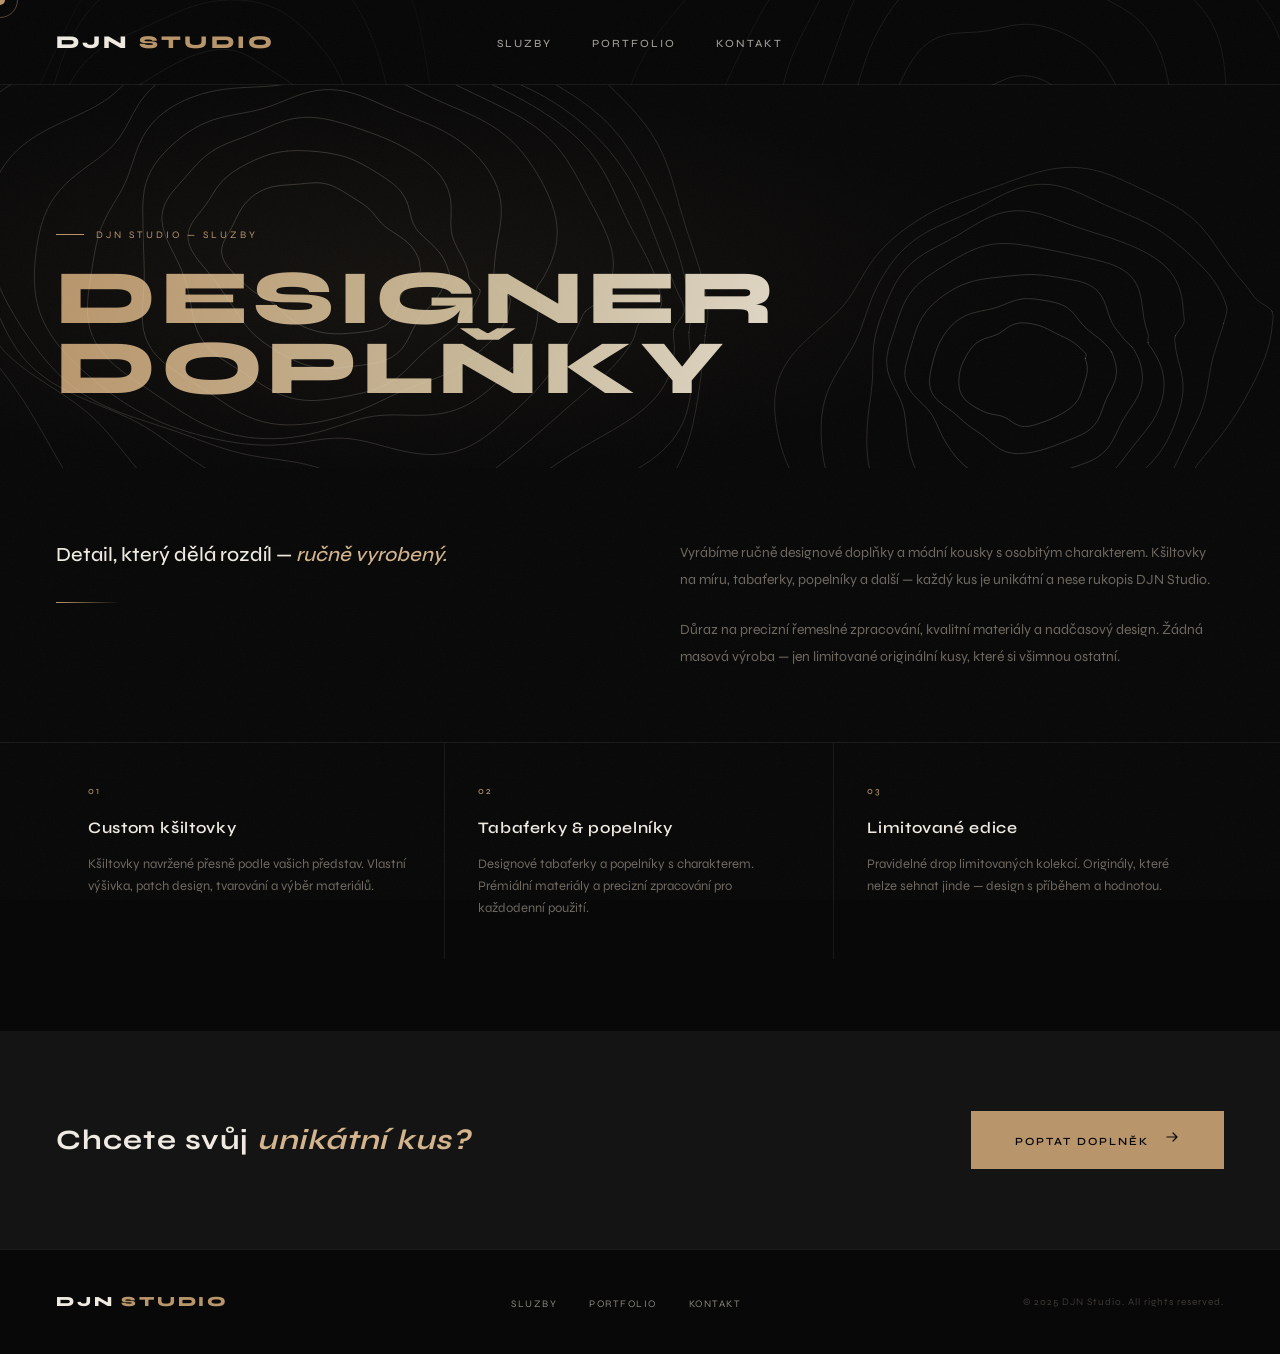
<file: djn_accessories.html>
<!DOCTYPE html>
<html lang="cs">
<head>
  <meta charset="UTF-8">
  <meta name="viewport" content="width=device-width, initial-scale=1.0">
  <title>Designer Doplňky — DJN Studio</title>
  <link rel="preconnect" href="https://fonts.googleapis.com">
  <link rel="preconnect" href="https://fonts.gstatic.com" crossorigin>
  <link href="https://fonts.googleapis.com/css2?family=Syne:wght@400;500;600;700;800&display=swap" rel="stylesheet">
  <link rel="stylesheet" href="styles.css">
  <style>
    .subpage-hero { min-height: 52vh; display: flex; flex-direction: column; align-items: flex-start; justify-content: flex-end; padding: 140px 56px 64px; position: relative; overflow: hidden; background: radial-gradient(ellipse 70% 60% at 30% 60%, rgba(184,149,106,.07) 0%, transparent 70%); }
    .subpage-tag { font-size: 10px; letter-spacing: .3em; text-transform: uppercase; color: var(--gold); margin-bottom: 20px; display: flex; align-items: center; gap: 12px; }
    .subpage-tag::before { content: ''; display: block; width: 28px; height: 1px; background: var(--gold); }
    .subpage-title { font-family: 'Syne', sans-serif; font-weight: 800; font-size: clamp(40px, 6vw, 88px); letter-spacing: .06em; text-transform: uppercase; line-height: .92; background: linear-gradient(105deg, var(--gold) 0%, #c8b99a 25%, var(--white) 50%, #c8b99a 75%, var(--gold) 100%); background-size: 250% auto; -webkit-background-clip: text; -webkit-text-fill-color: transparent; background-clip: text; animation: shimmer 5s 0.5s ease-in-out infinite; }
    .subpage-divider { width: 64px; height: 1px; background: linear-gradient(90deg, var(--gold), transparent); margin: 32px 0; }
    .subpage-body { padding: 72px 56px; display: grid; grid-template-columns: 1fr 1fr; gap: 80px; }
    .subpage-lead { font-size: 20px; font-weight: 500; line-height: 1.5; color: var(--white); }
    .subpage-lead em { font-style: italic; color: var(--gold-lt); }
    .subpage-text { font-size: 14px; line-height: 1.9; color: var(--dim); }
    .subpage-features { padding: 0 56px 72px; display: grid; grid-template-columns: repeat(3, 1fr); gap: 1px; border-top: 1px solid var(--line); }
    .feature-item { padding: 40px 32px; border-right: 1px solid var(--line); }
    .feature-item:last-child { border-right: none; }
    .feature-num { font-size: 10px; letter-spacing: .2em; color: var(--gold); margin-bottom: 16px; display: block; }
    .feature-title { font-size: 16px; font-weight: 600; margin-bottom: 12px; letter-spacing: .04em; }
    .feature-desc { font-size: 13px; line-height: 1.7; color: var(--dim); }
    .subpage-cta { padding: 80px 56px; background: var(--mid); display: flex; align-items: center; justify-content: space-between; gap: 40px; }
    .subpage-cta-text { font-size: 28px; font-weight: 700; letter-spacing: .04em; }
    .subpage-cta-text em { font-style: italic; color: var(--gold-lt); }
    @media (max-width: 900px) {
      .subpage-hero { padding: 120px 24px 48px; }
      .subpage-body { grid-template-columns: 1fr; gap: 32px; padding: 48px 24px; }
      .subpage-features { grid-template-columns: 1fr; padding: 0 24px 48px; }
      .feature-item { border-right: none; border-bottom: 1px solid var(--line); }
      .subpage-cta { flex-direction: column; padding: 56px 24px; text-align: center; }
    }
  </style>
</head>
<body>
  <div id="cursor"></div>
  <div id="cursor-ring"></div>
  <nav>
    <svg id="topo-nav" class="nav-topo" preserveAspectRatio="xMidYMid slice"></svg>
    <a href="index.html" class="nav-logo">DJN <span>STUDIO</span></a>
    <ul class="nav-links">
      <li><a href="index.html#services">Sluzby</a></li>
      <li><a href="index.html#work">Portfolio</a></li>
      <li><a href="index.html#contact">Kontakt</a></li>
    </ul>
  </nav>
  <div class="subpage-hero">
    <svg id="topo-hero" class="topo-overlay" preserveAspectRatio="xMidYMid slice"></svg>
    <p class="subpage-tag">DJN Studio — Sluzby</p>
    <h1 class="subpage-title">Designer<br>Doplňky</h1>
  </div>
  <div class="subpage-body">
    <div>
      <p class="subpage-lead">Detail, který
dělá rozdíl —
<em>ručně vyrobený.</em></p>
      <div class="subpage-divider"></div>
    </div>
    <div>
      <p class="subpage-text">Vyrábíme ručně designové doplňky a módní kousky s osobitým charakterem. Kšiltovky na míru, tabaťerky, popelníky a další — každý kus je unikátní a nese rukopis DJN Studio.</p>
      <br>
      <p class="subpage-text">Důraz na precizní řemeslné zpracování, kvalitní materiály a nadčasový design. Žádná masová výroba — jen limitované originální kusy, které si všimnou ostatní.</p>
    </div>
  </div>
  <div class="subpage-features">
    <div class="feature-item"><span class="feature-num">01</span><p class="feature-title">Custom kšiltovky</p><p class="feature-desc">Kšiltovky navržené přesně podle vašich představ. Vlastní výšivka, patch design, tvarování a výběr materiálů.</p></div><div class="feature-item"><span class="feature-num">02</span><p class="feature-title">Tabaťerky & popelníky</p><p class="feature-desc">Designové tabaťerky a popelníky s charakterem. Prémiální materiály a precizní zpracování pro každodenní použití.</p></div><div class="feature-item"><span class="feature-num">03</span><p class="feature-title">Limitované edice</p><p class="feature-desc">Pravidelné drop limitovaných kolekcí. Originály, které nelze sehnat jinde — design s příběhem a hodnotou.</p></div>
  </div>
  <div class="subpage-cta">
    <p class="subpage-cta-text">Chcete svůj
<em>unikátní kus?</em></p>
    <a href="index.html#contact" class="btn-primary">
      Poptat doplněk
      <svg width="16" height="16" viewBox="0 0 16 16" fill="none" style="margin-left:10px"><path d="M3 8h10M9 4l4 4-4 4" stroke="currentColor" stroke-width="1.2" stroke-linecap="round" stroke-linejoin="round"/></svg>
    </a>
  </div>
  <footer>
    <div class="footer-logo">DJN <span>STUDIO</span></div>
    <ul class="footer-links">
      <li><a href="index.html#services">Sluzby</a></li>
      <li><a href="index.html#work">Portfolio</a></li>
      <li><a href="index.html#contact">Kontakt</a></li>
    </ul>
    <p class="footer-copy">&copy; 2025 DJN Studio. All rights reserved.</p>
  </footer>
  <script>
    const cur=document.getElementById('cursor'),ring=document.getElementById('cursor-ring');
    let rx=0,ry=0;
    document.addEventListener('mousemove',e=>{cur.style.left=e.clientX+'px';cur.style.top=e.clientY+'px';rx+=(e.clientX-rx)*.14;ry+=(e.clientY-ry)*.14;ring.style.left=rx+'px';ring.style.top=ry+'px';});
    (function animRing(){ring.style.left=rx+(parseFloat(cur.style.left||0)-rx)*.1+'px';ring.style.top=ry+(parseFloat(cur.style.top||0)-ry)*.1+'px';requestAnimationFrame(animRing);})();
  </script>
  <script>
  (function(){
    const NS='http://www.w3.org/2000/svg';
    function toPath(pts){const n=pts.length;let d=`M ${pts[0][0].toFixed(2)} ${pts[0][1].toFixed(2)}`;for(let i=0;i<n;i++){const p0=pts[(i-1+n)%n],p1=pts[i],p2=pts[(i+1)%n],p3=pts[(i+2)%n];const cp1x=p1[0]+(p2[0]-p0[0])/6,cp1y=p1[1]+(p2[1]-p0[1])/6,cp2x=p2[0]-(p3[0]-p1[0])/6,cp2y=p2[1]-(p3[1]-p1[1])/6;d+=` C ${cp1x.toFixed(2)} ${cp1y.toFixed(2)},${cp2x.toFixed(2)} ${cp2y.toFixed(2)},${p2[0].toFixed(2)} ${p2[1].toFixed(2)}`;}return d+' Z';}
    function makeRing(cx,cy,rx,ry,rot,ri,seed){const pts=[];for(let p=0;p<90;p++){const a=(p/90)*Math.PI*2;let ex=Math.cos(a)*rx,ey=Math.sin(a)*ry;const amp=rx*0.13,noise=Math.sin(a*2.1+seed+ri*0.8)*amp*0.55+Math.sin(a*3.7+seed*1.3+ri)*amp*0.30+Math.sin(a*5.9+seed*0.7+ri*1.4)*amp*0.18+Math.sin(a*8.3+seed*2.1+ri*0.3)*amp*0.09+Math.sin(a*11.1+seed*0.4+ri*1.9)*amp*0.05;const r=Math.sqrt(ex*ex+ey*ey)||1;ex+=(ex/r)*noise;ey+=(ey/r)*noise;const c=Math.cos(rot),s=Math.sin(rot);pts.push([cx+ex*c-ey*s,cy+ex*s+ey*c]);}return pts;}
    function buildTopo(svgEl,features){features.forEach(f=>{for(let i=0;i<f.rings;i++){const t=i/f.rings,scale=1-t*0.86,base=f.baseAlpha!==undefined?f.baseAlpha:0.14,alpha=(base+t*0.08).toFixed(3),pts=makeRing(f.cx,f.cy,f.rx*scale,f.ry*scale,f.angle,i,f.seed),path=document.createElementNS(NS,'path');path.setAttribute('d',toPath(pts));path.setAttribute('fill','none');path.setAttribute('stroke',`rgba(215,208,195,${alpha})`);path.setAttribute('stroke-width','1.0');path.setAttribute('stroke-linecap','round');svgEl.appendChild(path);}});}
    function initSvg(id,fallbackH,features){const el=document.getElementById(id);if(!el)return;const parent=el.closest('section')||el.closest('nav')||el.parentElement,W=parent.offsetWidth||window.innerWidth,H=parent.offsetHeight||fallbackH;el.setAttribute('viewBox',`0 0 ${W} ${H}`);buildTopo(el,features.map(f=>({cx:W*f.cx,cy:H*f.cy,rx:W*f.rx,ry:H*f.ry,angle:f.angle,rings:f.rings,seed:f.seed,baseAlpha:f.baseAlpha})));}
    function init(){
      initSvg('topo-nav',90,[{cx:.80,cy:2.2,rx:.28,ry:5.0,angle:-.20,rings:7,seed:1.2,baseAlpha:.05},{cx:.15,cy:2.8,rx:.18,ry:4.0,angle:.35,rings:6,seed:4.1,baseAlpha:.04}]);
      initSvg('topo-hero',window.innerHeight,[{cx:0.25,cy:0.55,rx:0.32,ry:0.68,angle:0.2,rings:10,seed:5.5},{cx:0.8,cy:0.8,rx:0.18,ry:0.42,angle:-0.25,rings:7,seed:1.9}]);
    }
    if(document.readyState==='loading')document.addEventListener('DOMContentLoaded',init);
    else requestAnimationFrame(init);
  })();
  </script>
</body>
</html>
</file>
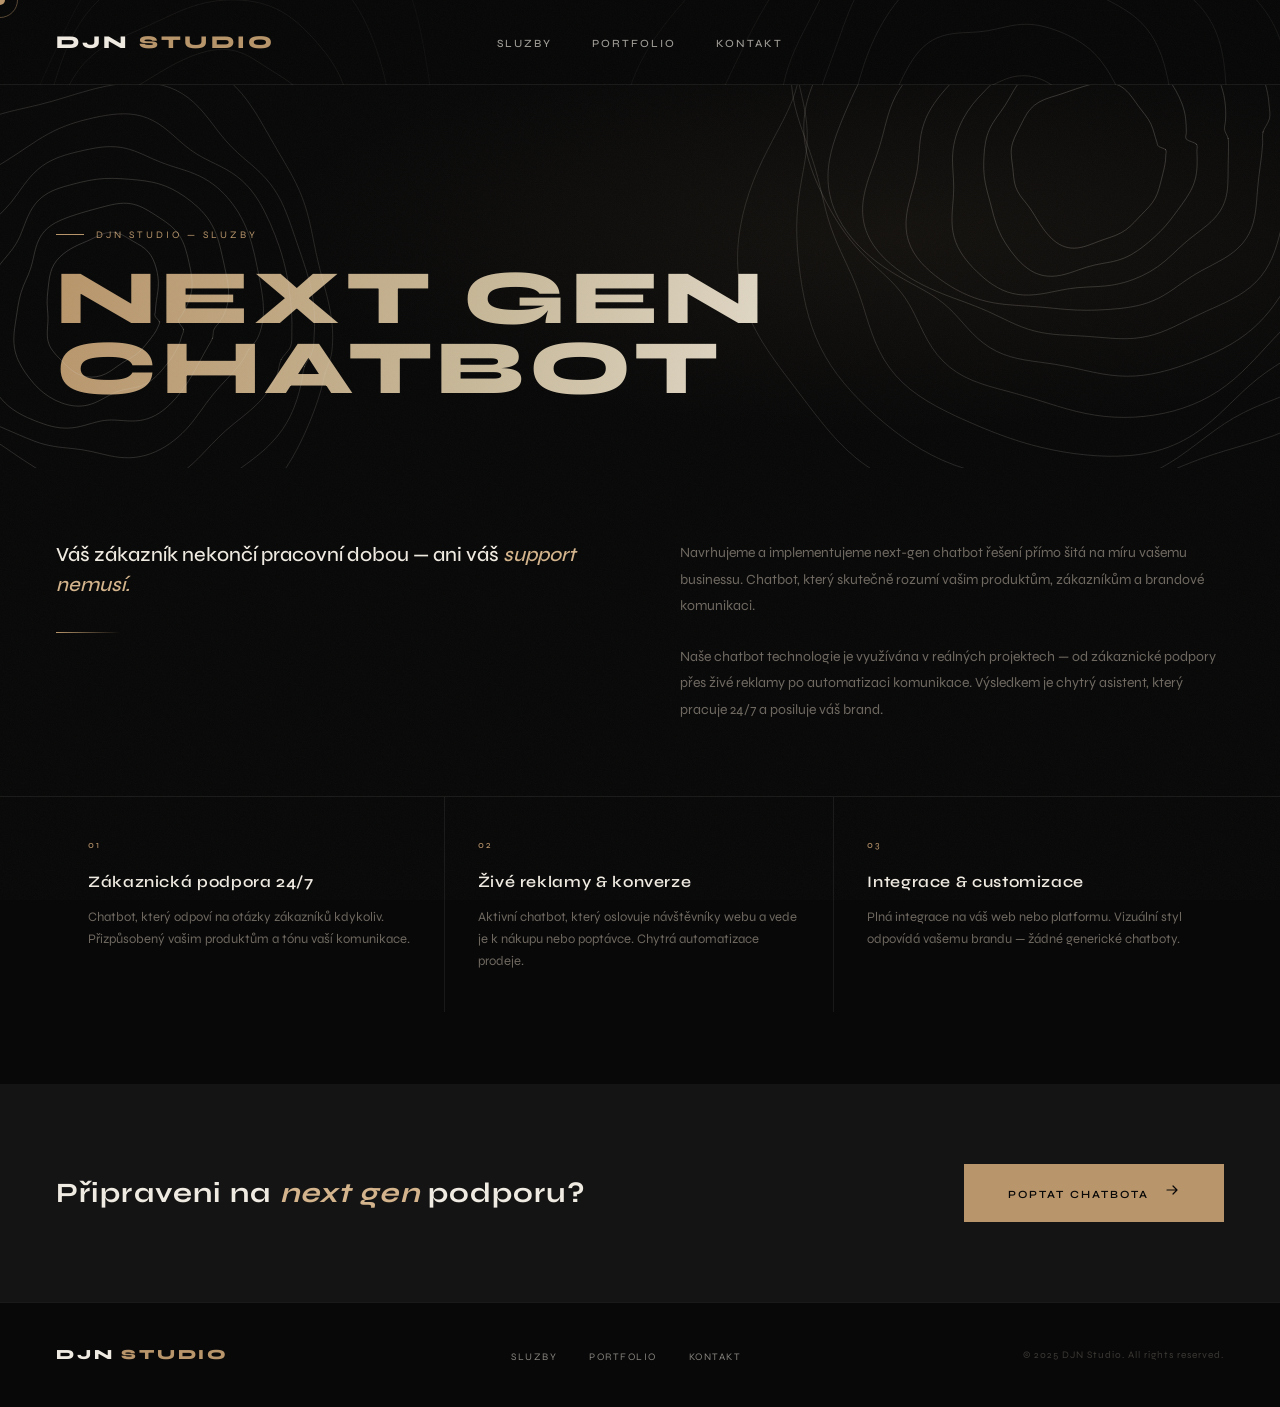
<file: djn_chatbot.html>
<!DOCTYPE html>
<html lang="cs">
<head>
  <meta charset="UTF-8">
  <meta name="viewport" content="width=device-width, initial-scale=1.0">
  <title>Next Gen Chatbot — DJN Studio</title>
  <link rel="preconnect" href="https://fonts.googleapis.com">
  <link rel="preconnect" href="https://fonts.gstatic.com" crossorigin>
  <link href="https://fonts.googleapis.com/css2?family=Syne:wght@400;500;600;700;800&display=swap" rel="stylesheet">
  <link rel="stylesheet" href="styles.css">
  <style>
    .subpage-hero { min-height: 52vh; display: flex; flex-direction: column; align-items: flex-start; justify-content: flex-end; padding: 140px 56px 64px; position: relative; overflow: hidden; background: radial-gradient(ellipse 70% 60% at 70% 50%, rgba(184,149,106,.07) 0%, transparent 70%); }
    .subpage-tag { font-size: 10px; letter-spacing: .3em; text-transform: uppercase; color: var(--gold); margin-bottom: 20px; display: flex; align-items: center; gap: 12px; }
    .subpage-tag::before { content: ''; display: block; width: 28px; height: 1px; background: var(--gold); }
    .subpage-title { font-family: 'Syne', sans-serif; font-weight: 800; font-size: clamp(40px, 6vw, 88px); letter-spacing: .06em; text-transform: uppercase; line-height: .92; background: linear-gradient(105deg, var(--gold) 0%, #c8b99a 25%, var(--white) 50%, #c8b99a 75%, var(--gold) 100%); background-size: 250% auto; -webkit-background-clip: text; -webkit-text-fill-color: transparent; background-clip: text; animation: shimmer 5s 0.5s ease-in-out infinite; }
    .subpage-divider { width: 64px; height: 1px; background: linear-gradient(90deg, var(--gold), transparent); margin: 32px 0; }
    .subpage-body { padding: 72px 56px; display: grid; grid-template-columns: 1fr 1fr; gap: 80px; }
    .subpage-lead { font-size: 20px; font-weight: 500; line-height: 1.5; color: var(--white); }
    .subpage-lead em { font-style: italic; color: var(--gold-lt); }
    .subpage-text { font-size: 14px; line-height: 1.9; color: var(--dim); }
    .subpage-features { padding: 0 56px 72px; display: grid; grid-template-columns: repeat(3, 1fr); gap: 1px; border-top: 1px solid var(--line); }
    .feature-item { padding: 40px 32px; border-right: 1px solid var(--line); }
    .feature-item:last-child { border-right: none; }
    .feature-num { font-size: 10px; letter-spacing: .2em; color: var(--gold); margin-bottom: 16px; display: block; }
    .feature-title { font-size: 16px; font-weight: 600; margin-bottom: 12px; letter-spacing: .04em; }
    .feature-desc { font-size: 13px; line-height: 1.7; color: var(--dim); }
    .subpage-cta { padding: 80px 56px; background: var(--mid); display: flex; align-items: center; justify-content: space-between; gap: 40px; }
    .subpage-cta-text { font-size: 28px; font-weight: 700; letter-spacing: .04em; }
    .subpage-cta-text em { font-style: italic; color: var(--gold-lt); }
    @media (max-width: 900px) {
      .subpage-hero { padding: 120px 24px 48px; }
      .subpage-body { grid-template-columns: 1fr; gap: 32px; padding: 48px 24px; }
      .subpage-features { grid-template-columns: 1fr; padding: 0 24px 48px; }
      .feature-item { border-right: none; border-bottom: 1px solid var(--line); }
      .subpage-cta { flex-direction: column; padding: 56px 24px; text-align: center; }
    }
  </style>
</head>
<body>
  <div id="cursor"></div>
  <div id="cursor-ring"></div>
  <nav>
    <svg id="topo-nav" class="nav-topo" preserveAspectRatio="xMidYMid slice"></svg>
    <a href="index.html" class="nav-logo">DJN <span>STUDIO</span></a>
    <ul class="nav-links">
      <li><a href="index.html#services">Sluzby</a></li>
      <li><a href="index.html#work">Portfolio</a></li>
      <li><a href="index.html#contact">Kontakt</a></li>
    </ul>
  </nav>
  <div class="subpage-hero">
    <svg id="topo-hero" class="topo-overlay" preserveAspectRatio="xMidYMid slice"></svg>
    <p class="subpage-tag">DJN Studio — Sluzby</p>
    <h1 class="subpage-title">Next Gen<br>Chatbot</h1>
  </div>
  <div class="subpage-body">
    <div>
      <p class="subpage-lead">Váš zákazník
nekončí pracovní dobou —
ani váš <em>support nemusí.</em></p>
      <div class="subpage-divider"></div>
    </div>
    <div>
      <p class="subpage-text">Navrhujeme a implementujeme next-gen chatbot řešení přímo šitá na míru vašemu businessu. Chatbot, který skutečně rozumí vašim produktům, zákazníkům a brandové komunikaci.</p>
      <br>
      <p class="subpage-text">Naše chatbot technologie je využívána v reálných projektech — od zákaznické podpory přes živé reklamy po automatizaci komunikace. Výsledkem je chytrý asistent, který pracuje 24/7 a posiluje váš brand.</p>
    </div>
  </div>
  <div class="subpage-features">
    <div class="feature-item"><span class="feature-num">01</span><p class="feature-title">Zákaznická podpora 24/7</p><p class="feature-desc">Chatbot, který odpoví na otázky zákazníků kdykoliv. Přizpůsobený vašim produktům a tónu vaší komunikace.</p></div><div class="feature-item"><span class="feature-num">02</span><p class="feature-title">Živé reklamy & konverze</p><p class="feature-desc">Aktivní chatbot, který oslovuje návštěvníky webu a vede je k nákupu nebo poptávce. Chytrá automatizace prodeje.</p></div><div class="feature-item"><span class="feature-num">03</span><p class="feature-title">Integrace & customizace</p><p class="feature-desc">Plná integrace na váš web nebo platformu. Vizuální styl odpovídá vašemu brandu — žádné generické chatboty.</p></div>
  </div>
  <div class="subpage-cta">
    <p class="subpage-cta-text">Připraveni na
<em>next gen</em> podporu?</p>
    <a href="index.html#contact" class="btn-primary">
      Poptat chatbota
      <svg width="16" height="16" viewBox="0 0 16 16" fill="none" style="margin-left:10px"><path d="M3 8h10M9 4l4 4-4 4" stroke="currentColor" stroke-width="1.2" stroke-linecap="round" stroke-linejoin="round"/></svg>
    </a>
  </div>
  <footer>
    <div class="footer-logo">DJN <span>STUDIO</span></div>
    <ul class="footer-links">
      <li><a href="index.html#services">Sluzby</a></li>
      <li><a href="index.html#work">Portfolio</a></li>
      <li><a href="index.html#contact">Kontakt</a></li>
    </ul>
    <p class="footer-copy">&copy; 2025 DJN Studio. All rights reserved.</p>
  </footer>
  <script>
    const cur=document.getElementById('cursor'),ring=document.getElementById('cursor-ring');
    let rx=0,ry=0;
    document.addEventListener('mousemove',e=>{cur.style.left=e.clientX+'px';cur.style.top=e.clientY+'px';rx+=(e.clientX-rx)*.14;ry+=(e.clientY-ry)*.14;ring.style.left=rx+'px';ring.style.top=ry+'px';});
    (function animRing(){ring.style.left=rx+(parseFloat(cur.style.left||0)-rx)*.1+'px';ring.style.top=ry+(parseFloat(cur.style.top||0)-ry)*.1+'px';requestAnimationFrame(animRing);})();
  </script>
  <script>
  (function(){
    const NS='http://www.w3.org/2000/svg';
    function toPath(pts){const n=pts.length;let d=`M ${pts[0][0].toFixed(2)} ${pts[0][1].toFixed(2)}`;for(let i=0;i<n;i++){const p0=pts[(i-1+n)%n],p1=pts[i],p2=pts[(i+1)%n],p3=pts[(i+2)%n];const cp1x=p1[0]+(p2[0]-p0[0])/6,cp1y=p1[1]+(p2[1]-p0[1])/6,cp2x=p2[0]-(p3[0]-p1[0])/6,cp2y=p2[1]-(p3[1]-p1[1])/6;d+=` C ${cp1x.toFixed(2)} ${cp1y.toFixed(2)},${cp2x.toFixed(2)} ${cp2y.toFixed(2)},${p2[0].toFixed(2)} ${p2[1].toFixed(2)}`;}return d+' Z';}
    function makeRing(cx,cy,rx,ry,rot,ri,seed){const pts=[];for(let p=0;p<90;p++){const a=(p/90)*Math.PI*2;let ex=Math.cos(a)*rx,ey=Math.sin(a)*ry;const amp=rx*0.13,noise=Math.sin(a*2.1+seed+ri*0.8)*amp*0.55+Math.sin(a*3.7+seed*1.3+ri)*amp*0.30+Math.sin(a*5.9+seed*0.7+ri*1.4)*amp*0.18+Math.sin(a*8.3+seed*2.1+ri*0.3)*amp*0.09+Math.sin(a*11.1+seed*0.4+ri*1.9)*amp*0.05;const r=Math.sqrt(ex*ex+ey*ey)||1;ex+=(ex/r)*noise;ey+=(ey/r)*noise;const c=Math.cos(rot),s=Math.sin(rot);pts.push([cx+ex*c-ey*s,cy+ex*s+ey*c]);}return pts;}
    function buildTopo(svgEl,features){features.forEach(f=>{for(let i=0;i<f.rings;i++){const t=i/f.rings,scale=1-t*0.86,base=f.baseAlpha!==undefined?f.baseAlpha:0.14,alpha=(base+t*0.08).toFixed(3),pts=makeRing(f.cx,f.cy,f.rx*scale,f.ry*scale,f.angle,i,f.seed),path=document.createElementNS(NS,'path');path.setAttribute('d',toPath(pts));path.setAttribute('fill','none');path.setAttribute('stroke',`rgba(215,208,195,${alpha})`);path.setAttribute('stroke-width','1.0');path.setAttribute('stroke-linecap','round');svgEl.appendChild(path);}});}
    function initSvg(id,fallbackH,features){const el=document.getElementById(id);if(!el)return;const parent=el.closest('section')||el.closest('nav')||el.parentElement,W=parent.offsetWidth||window.innerWidth,H=parent.offsetHeight||fallbackH;el.setAttribute('viewBox',`0 0 ${W} ${H}`);buildTopo(el,features.map(f=>({cx:W*f.cx,cy:H*f.cy,rx:W*f.rx,ry:H*f.ry,angle:f.angle,rings:f.rings,seed:f.seed,baseAlpha:f.baseAlpha})));}
    function init(){
      initSvg('topo-nav',90,[{cx:.80,cy:2.2,rx:.28,ry:5.0,angle:-.20,rings:7,seed:1.2,baseAlpha:.05},{cx:.15,cy:2.8,rx:.18,ry:4.0,angle:.35,rings:6,seed:4.1,baseAlpha:.04}]);
      initSvg('topo-hero',window.innerHeight,[{cx:0.85,cy:0.35,rx:0.28,ry:0.7,angle:-0.18,rings:10,seed:3.3},{cx:0.08,cy:0.65,rx:0.18,ry:0.55,angle:0.3,rings:7,seed:6.1}]);
    }
    if(document.readyState==='loading')document.addEventListener('DOMContentLoaded',init);
    else requestAnimationFrame(init);
  })();
  </script>
</body>
</html>
</file>
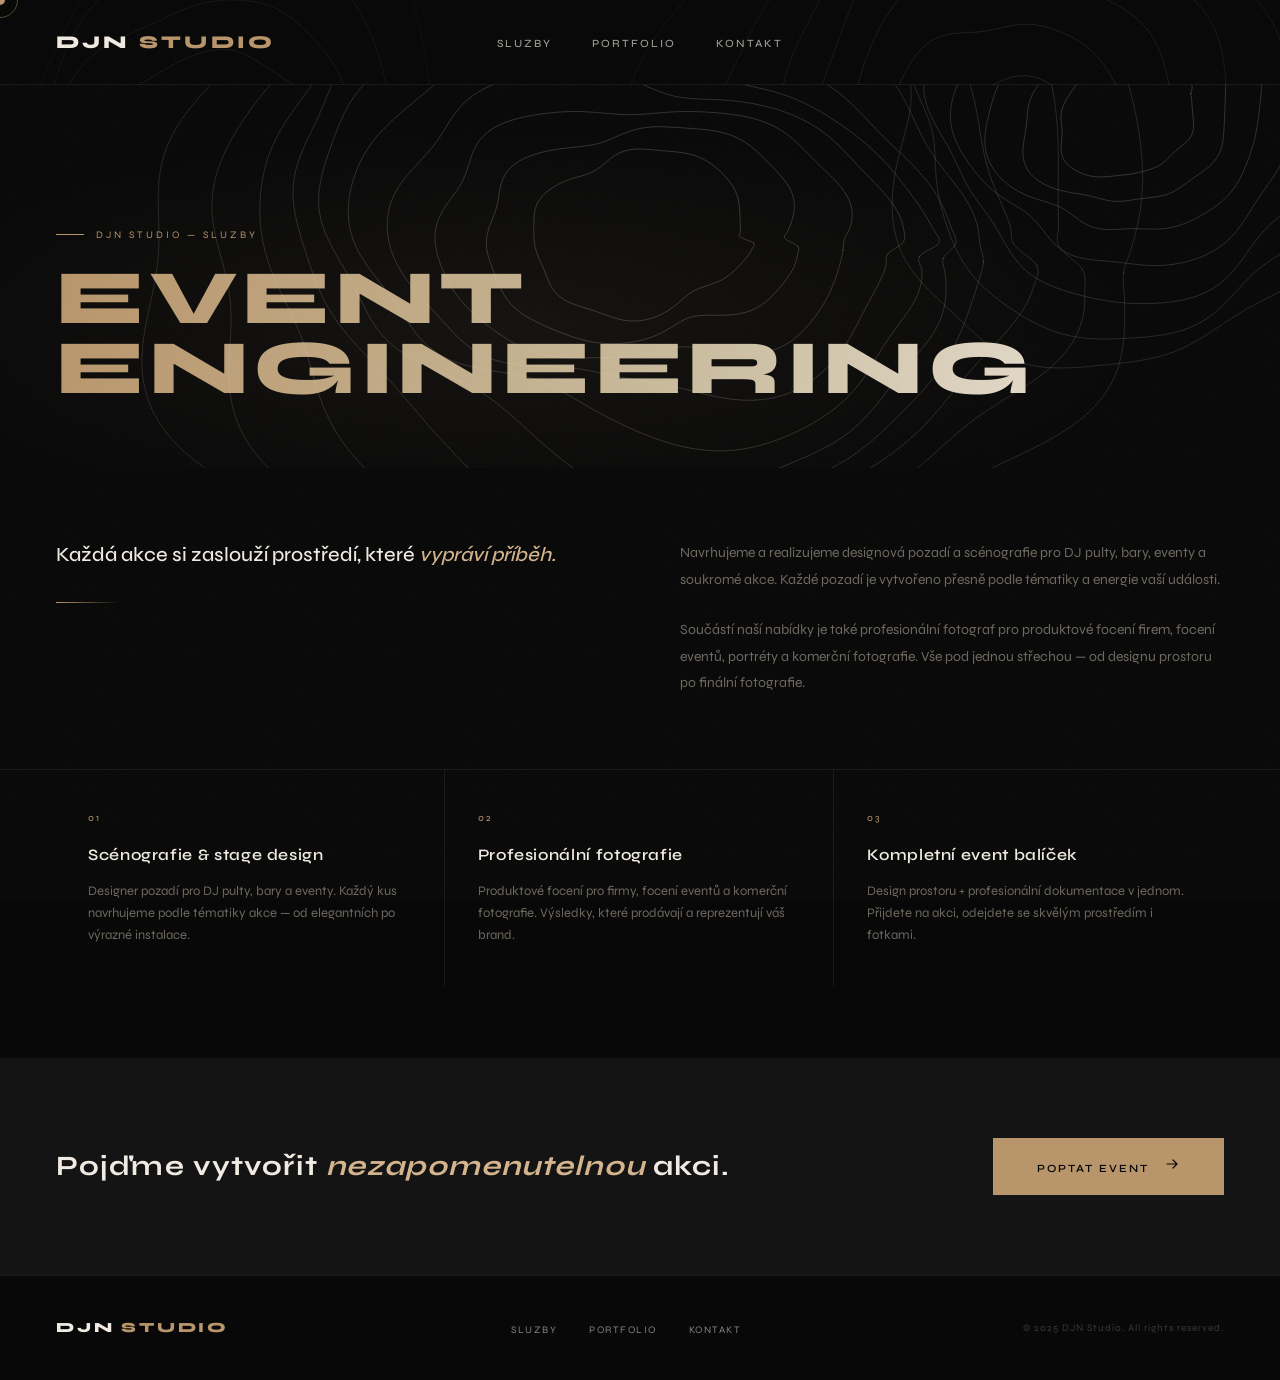
<file: djn_events.html>
<!DOCTYPE html>
<html lang="cs">
<head>
  <meta charset="UTF-8">
  <meta name="viewport" content="width=device-width, initial-scale=1.0">
  <title>Event Engineering — DJN Studio</title>
  <link rel="preconnect" href="https://fonts.googleapis.com">
  <link rel="preconnect" href="https://fonts.gstatic.com" crossorigin>
  <link href="https://fonts.googleapis.com/css2?family=Syne:wght@400;500;600;700;800&display=swap" rel="stylesheet">
  <link rel="stylesheet" href="styles.css">
  <style>
    .subpage-hero { min-height: 52vh; display: flex; flex-direction: column; align-items: flex-start; justify-content: flex-end; padding: 140px 56px 64px; position: relative; overflow: hidden; background: radial-gradient(ellipse 70% 60% at 40% 70%, rgba(184,149,106,.07) 0%, transparent 70%); }
    .subpage-tag { font-size: 10px; letter-spacing: .3em; text-transform: uppercase; color: var(--gold); margin-bottom: 20px; display: flex; align-items: center; gap: 12px; }
    .subpage-tag::before { content: ''; display: block; width: 28px; height: 1px; background: var(--gold); }
    .subpage-title { font-family: 'Syne', sans-serif; font-weight: 800; font-size: clamp(40px, 6vw, 88px); letter-spacing: .06em; text-transform: uppercase; line-height: .92; background: linear-gradient(105deg, var(--gold) 0%, #c8b99a 25%, var(--white) 50%, #c8b99a 75%, var(--gold) 100%); background-size: 250% auto; -webkit-background-clip: text; -webkit-text-fill-color: transparent; background-clip: text; animation: shimmer 5s 0.5s ease-in-out infinite; }
    .subpage-divider { width: 64px; height: 1px; background: linear-gradient(90deg, var(--gold), transparent); margin: 32px 0; }
    .subpage-body { padding: 72px 56px; display: grid; grid-template-columns: 1fr 1fr; gap: 80px; }
    .subpage-lead { font-size: 20px; font-weight: 500; line-height: 1.5; color: var(--white); }
    .subpage-lead em { font-style: italic; color: var(--gold-lt); }
    .subpage-text { font-size: 14px; line-height: 1.9; color: var(--dim); }
    .subpage-features { padding: 0 56px 72px; display: grid; grid-template-columns: repeat(3, 1fr); gap: 1px; border-top: 1px solid var(--line); }
    .feature-item { padding: 40px 32px; border-right: 1px solid var(--line); }
    .feature-item:last-child { border-right: none; }
    .feature-num { font-size: 10px; letter-spacing: .2em; color: var(--gold); margin-bottom: 16px; display: block; }
    .feature-title { font-size: 16px; font-weight: 600; margin-bottom: 12px; letter-spacing: .04em; }
    .feature-desc { font-size: 13px; line-height: 1.7; color: var(--dim); }
    .subpage-cta { padding: 80px 56px; background: var(--mid); display: flex; align-items: center; justify-content: space-between; gap: 40px; }
    .subpage-cta-text { font-size: 28px; font-weight: 700; letter-spacing: .04em; }
    .subpage-cta-text em { font-style: italic; color: var(--gold-lt); }
    @media (max-width: 900px) {
      .subpage-hero { padding: 120px 24px 48px; }
      .subpage-body { grid-template-columns: 1fr; gap: 32px; padding: 48px 24px; }
      .subpage-features { grid-template-columns: 1fr; padding: 0 24px 48px; }
      .feature-item { border-right: none; border-bottom: 1px solid var(--line); }
      .subpage-cta { flex-direction: column; padding: 56px 24px; text-align: center; }
    }
  </style>
</head>
<body>
  <div id="cursor"></div>
  <div id="cursor-ring"></div>
  <nav>
    <svg id="topo-nav" class="nav-topo" preserveAspectRatio="xMidYMid slice"></svg>
    <a href="index.html" class="nav-logo">DJN <span>STUDIO</span></a>
    <ul class="nav-links">
      <li><a href="index.html#services">Sluzby</a></li>
      <li><a href="index.html#work">Portfolio</a></li>
      <li><a href="index.html#contact">Kontakt</a></li>
    </ul>
  </nav>
  <div class="subpage-hero">
    <svg id="topo-hero" class="topo-overlay" preserveAspectRatio="xMidYMid slice"></svg>
    <p class="subpage-tag">DJN Studio — Sluzby</p>
    <h1 class="subpage-title">Event<br>Engineering</h1>
  </div>
  <div class="subpage-body">
    <div>
      <p class="subpage-lead">Každá akce si zaslouží
prostředí, které
<em>vypráví příběh.</em></p>
      <div class="subpage-divider"></div>
    </div>
    <div>
      <p class="subpage-text">Navrhujeme a realizujeme designová pozadí a scénografie pro DJ pulty, bary, eventy a soukromé akce. Každé pozadí je vytvořeno přesně podle tématiky a energie vaší události.</p>
      <br>
      <p class="subpage-text">Součástí naší nabídky je také profesionální fotograf pro produktové focení firem, focení eventů, portréty a komerční fotografie. Vše pod jednou střechou — od designu prostoru po finální fotografie.</p>
    </div>
  </div>
  <div class="subpage-features">
    <div class="feature-item"><span class="feature-num">01</span><p class="feature-title">Scénografie & stage design</p><p class="feature-desc">Designer pozadí pro DJ pulty, bary a eventy. Každý kus navrhujeme podle tématiky akce — od elegantních po výrazné instalace.</p></div><div class="feature-item"><span class="feature-num">02</span><p class="feature-title">Profesionální fotografie</p><p class="feature-desc">Produktové focení pro firmy, focení eventů a komerční fotografie. Výsledky, které prodávají a reprezentují váš brand.</p></div><div class="feature-item"><span class="feature-num">03</span><p class="feature-title">Kompletní event balíček</p><p class="feature-desc">Design prostoru + profesionální dokumentace v jednom. Přijdete na akci, odejdete se skvělým prostředím i fotkami.</p></div>
  </div>
  <div class="subpage-cta">
    <p class="subpage-cta-text">Pojďme vytvořit
<em>nezapomenutelnou</em> akci.</p>
    <a href="index.html#contact" class="btn-primary">
      Poptat event
      <svg width="16" height="16" viewBox="0 0 16 16" fill="none" style="margin-left:10px"><path d="M3 8h10M9 4l4 4-4 4" stroke="currentColor" stroke-width="1.2" stroke-linecap="round" stroke-linejoin="round"/></svg>
    </a>
  </div>
  <footer>
    <div class="footer-logo">DJN <span>STUDIO</span></div>
    <ul class="footer-links">
      <li><a href="index.html#services">Sluzby</a></li>
      <li><a href="index.html#work">Portfolio</a></li>
      <li><a href="index.html#contact">Kontakt</a></li>
    </ul>
    <p class="footer-copy">&copy; 2025 DJN Studio. All rights reserved.</p>
  </footer>
  <script>
    const cur=document.getElementById('cursor'),ring=document.getElementById('cursor-ring');
    let rx=0,ry=0;
    document.addEventListener('mousemove',e=>{cur.style.left=e.clientX+'px';cur.style.top=e.clientY+'px';rx+=(e.clientX-rx)*.14;ry+=(e.clientY-ry)*.14;ring.style.left=rx+'px';ring.style.top=ry+'px';});
    (function animRing(){ring.style.left=rx+(parseFloat(cur.style.left||0)-rx)*.1+'px';ring.style.top=ry+(parseFloat(cur.style.top||0)-ry)*.1+'px';requestAnimationFrame(animRing);})();
  </script>
  <script>
  (function(){
    const NS='http://www.w3.org/2000/svg';
    function toPath(pts){const n=pts.length;let d=`M ${pts[0][0].toFixed(2)} ${pts[0][1].toFixed(2)}`;for(let i=0;i<n;i++){const p0=pts[(i-1+n)%n],p1=pts[i],p2=pts[(i+1)%n],p3=pts[(i+2)%n];const cp1x=p1[0]+(p2[0]-p0[0])/6,cp1y=p1[1]+(p2[1]-p0[1])/6,cp2x=p2[0]-(p3[0]-p1[0])/6,cp2y=p2[1]-(p3[1]-p1[1])/6;d+=` C ${cp1x.toFixed(2)} ${cp1y.toFixed(2)},${cp2x.toFixed(2)} ${cp2y.toFixed(2)},${p2[0].toFixed(2)} ${p2[1].toFixed(2)}`;}return d+' Z';}
    function makeRing(cx,cy,rx,ry,rot,ri,seed){const pts=[];for(let p=0;p<90;p++){const a=(p/90)*Math.PI*2;let ex=Math.cos(a)*rx,ey=Math.sin(a)*ry;const amp=rx*0.13,noise=Math.sin(a*2.1+seed+ri*0.8)*amp*0.55+Math.sin(a*3.7+seed*1.3+ri)*amp*0.30+Math.sin(a*5.9+seed*0.7+ri*1.4)*amp*0.18+Math.sin(a*8.3+seed*2.1+ri*0.3)*amp*0.09+Math.sin(a*11.1+seed*0.4+ri*1.9)*amp*0.05;const r=Math.sqrt(ex*ex+ey*ey)||1;ex+=(ex/r)*noise;ey+=(ey/r)*noise;const c=Math.cos(rot),s=Math.sin(rot);pts.push([cx+ex*c-ey*s,cy+ex*s+ey*c]);}return pts;}
    function buildTopo(svgEl,features){features.forEach(f=>{for(let i=0;i<f.rings;i++){const t=i/f.rings,scale=1-t*0.86,base=f.baseAlpha!==undefined?f.baseAlpha:0.14,alpha=(base+t*0.08).toFixed(3),pts=makeRing(f.cx,f.cy,f.rx*scale,f.ry*scale,f.angle,i,f.seed),path=document.createElementNS(NS,'path');path.setAttribute('d',toPath(pts));path.setAttribute('fill','none');path.setAttribute('stroke',`rgba(215,208,195,${alpha})`);path.setAttribute('stroke-width','1.0');path.setAttribute('stroke-linecap','round');svgEl.appendChild(path);}});}
    function initSvg(id,fallbackH,features){const el=document.getElementById(id);if(!el)return;const parent=el.closest('section')||el.closest('nav')||el.parentElement,W=parent.offsetWidth||window.innerWidth,H=parent.offsetHeight||fallbackH;el.setAttribute('viewBox',`0 0 ${W} ${H}`);buildTopo(el,features.map(f=>({cx:W*f.cx,cy:H*f.cy,rx:W*f.rx,ry:H*f.ry,angle:f.angle,rings:f.rings,seed:f.seed,baseAlpha:f.baseAlpha})));}
    function init(){
      initSvg('topo-nav',90,[{cx:.80,cy:2.2,rx:.28,ry:5.0,angle:-.20,rings:7,seed:1.2,baseAlpha:.05},{cx:.15,cy:2.8,rx:.18,ry:4.0,angle:.35,rings:6,seed:4.1,baseAlpha:.04}]);
      initSvg('topo-hero',window.innerHeight,[{cx:0.5,cy:0.5,rx:0.38,ry:0.75,angle:0.08,rings:10,seed:8.7},{cx:0.88,cy:0.25,rx:0.2,ry:0.5,angle:-0.35,rings:7,seed:3.4}]);
    }
    if(document.readyState==='loading')document.addEventListener('DOMContentLoaded',init);
    else requestAnimationFrame(init);
  })();
  </script>
</body>
</html>
</file>
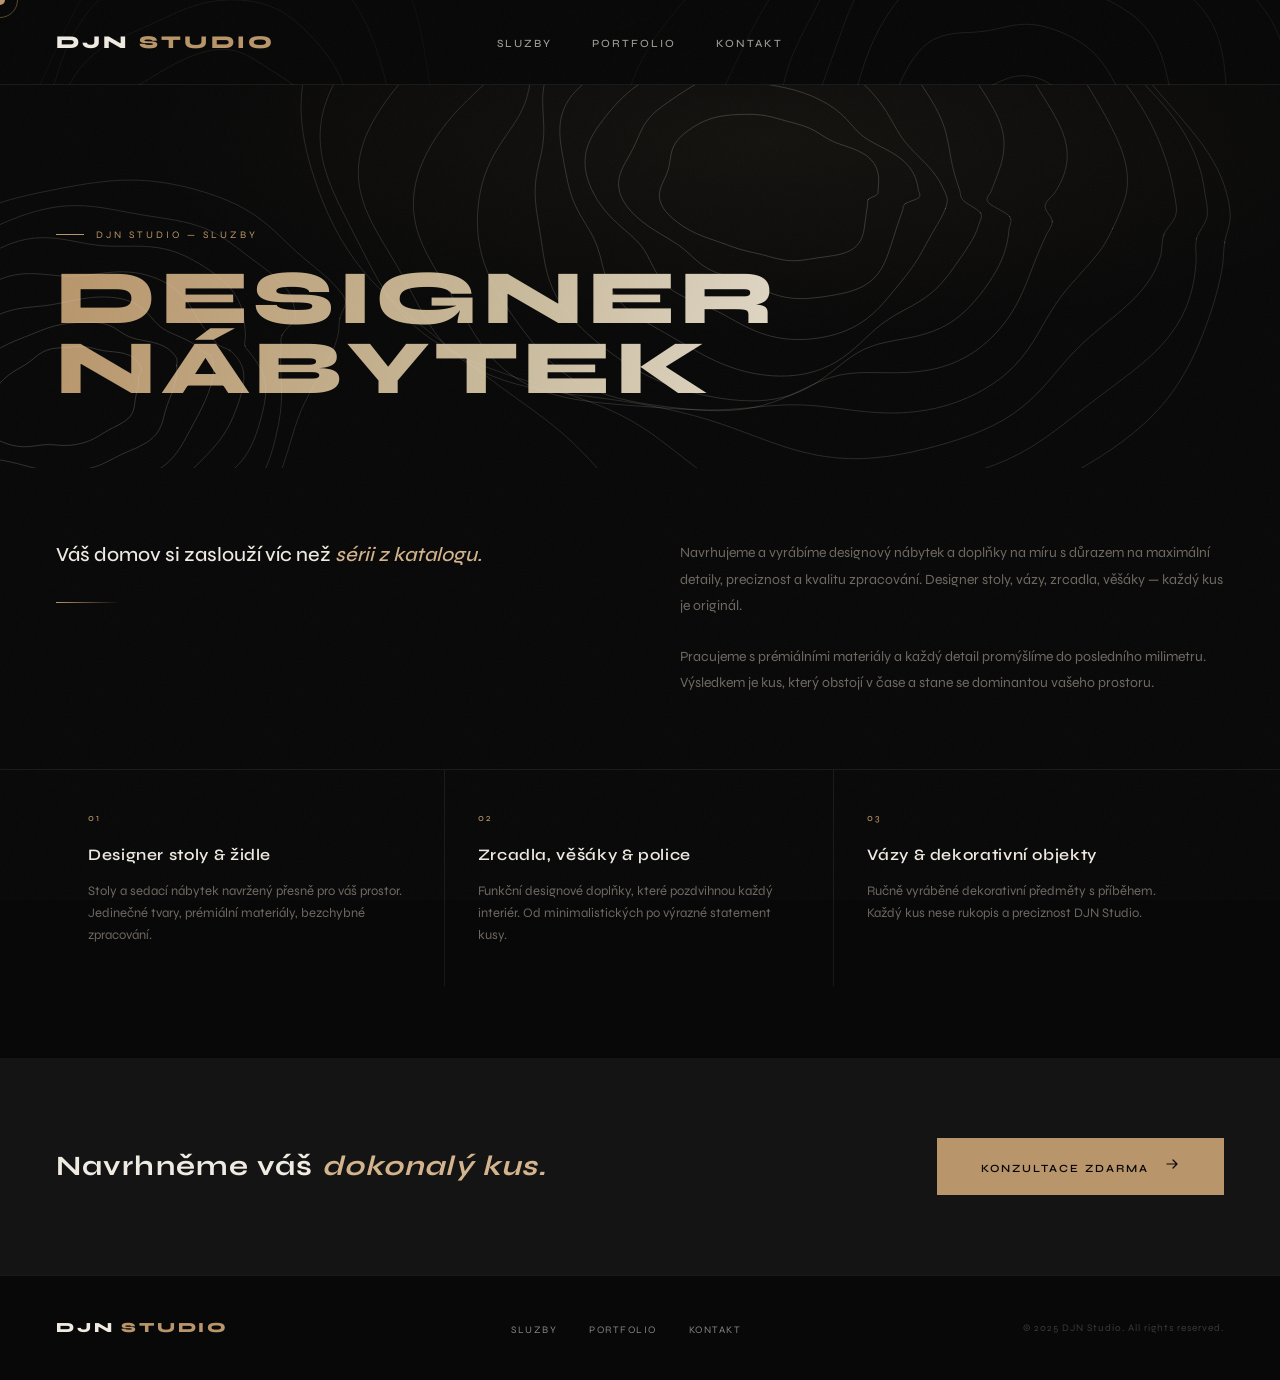
<file: djn_furniture.html>
<!DOCTYPE html>
<html lang="cs">
<head>
  <meta charset="UTF-8">
  <meta name="viewport" content="width=device-width, initial-scale=1.0">
  <title>Designer Nábytek — DJN Studio</title>
  <link rel="preconnect" href="https://fonts.googleapis.com">
  <link rel="preconnect" href="https://fonts.gstatic.com" crossorigin>
  <link href="https://fonts.googleapis.com/css2?family=Syne:wght@400;500;600;700;800&display=swap" rel="stylesheet">
  <link rel="stylesheet" href="styles.css">
  <style>
    .subpage-hero { min-height: 52vh; display: flex; flex-direction: column; align-items: flex-start; justify-content: flex-end; padding: 140px 56px 64px; position: relative; overflow: hidden; background: radial-gradient(ellipse 70% 60% at 60% 30%, rgba(184,149,106,.07) 0%, transparent 70%); }
    .subpage-tag { font-size: 10px; letter-spacing: .3em; text-transform: uppercase; color: var(--gold); margin-bottom: 20px; display: flex; align-items: center; gap: 12px; }
    .subpage-tag::before { content: ''; display: block; width: 28px; height: 1px; background: var(--gold); }
    .subpage-title { font-family: 'Syne', sans-serif; font-weight: 800; font-size: clamp(40px, 6vw, 88px); letter-spacing: .06em; text-transform: uppercase; line-height: .92; background: linear-gradient(105deg, var(--gold) 0%, #c8b99a 25%, var(--white) 50%, #c8b99a 75%, var(--gold) 100%); background-size: 250% auto; -webkit-background-clip: text; -webkit-text-fill-color: transparent; background-clip: text; animation: shimmer 5s 0.5s ease-in-out infinite; }
    .subpage-divider { width: 64px; height: 1px; background: linear-gradient(90deg, var(--gold), transparent); margin: 32px 0; }
    .subpage-body { padding: 72px 56px; display: grid; grid-template-columns: 1fr 1fr; gap: 80px; }
    .subpage-lead { font-size: 20px; font-weight: 500; line-height: 1.5; color: var(--white); }
    .subpage-lead em { font-style: italic; color: var(--gold-lt); }
    .subpage-text { font-size: 14px; line-height: 1.9; color: var(--dim); }
    .subpage-features { padding: 0 56px 72px; display: grid; grid-template-columns: repeat(3, 1fr); gap: 1px; border-top: 1px solid var(--line); }
    .feature-item { padding: 40px 32px; border-right: 1px solid var(--line); }
    .feature-item:last-child { border-right: none; }
    .feature-num { font-size: 10px; letter-spacing: .2em; color: var(--gold); margin-bottom: 16px; display: block; }
    .feature-title { font-size: 16px; font-weight: 600; margin-bottom: 12px; letter-spacing: .04em; }
    .feature-desc { font-size: 13px; line-height: 1.7; color: var(--dim); }
    .subpage-cta { padding: 80px 56px; background: var(--mid); display: flex; align-items: center; justify-content: space-between; gap: 40px; }
    .subpage-cta-text { font-size: 28px; font-weight: 700; letter-spacing: .04em; }
    .subpage-cta-text em { font-style: italic; color: var(--gold-lt); }
    @media (max-width: 900px) {
      .subpage-hero { padding: 120px 24px 48px; }
      .subpage-body { grid-template-columns: 1fr; gap: 32px; padding: 48px 24px; }
      .subpage-features { grid-template-columns: 1fr; padding: 0 24px 48px; }
      .feature-item { border-right: none; border-bottom: 1px solid var(--line); }
      .subpage-cta { flex-direction: column; padding: 56px 24px; text-align: center; }
    }
  </style>
</head>
<body>
  <div id="cursor"></div>
  <div id="cursor-ring"></div>
  <nav>
    <svg id="topo-nav" class="nav-topo" preserveAspectRatio="xMidYMid slice"></svg>
    <a href="index.html" class="nav-logo">DJN <span>STUDIO</span></a>
    <ul class="nav-links">
      <li><a href="index.html#services">Sluzby</a></li>
      <li><a href="index.html#work">Portfolio</a></li>
      <li><a href="index.html#contact">Kontakt</a></li>
    </ul>
  </nav>
  <div class="subpage-hero">
    <svg id="topo-hero" class="topo-overlay" preserveAspectRatio="xMidYMid slice"></svg>
    <p class="subpage-tag">DJN Studio — Sluzby</p>
    <h1 class="subpage-title">Designer<br>Nábytek</h1>
  </div>
  <div class="subpage-body">
    <div>
      <p class="subpage-lead">Váš domov si zaslouží
víc než
<em>sérii z katalogu.</em></p>
      <div class="subpage-divider"></div>
    </div>
    <div>
      <p class="subpage-text">Navrhujeme a vyrábíme designový nábytek a doplňky na míru s důrazem na maximální detaily, preciznost a kvalitu zpracování. Designer stoly, vázy, zrcadla, věšáky — každý kus je originál.</p>
      <br>
      <p class="subpage-text">Pracujeme s prémiálními materiály a každý detail promýšlíme do posledního milimetru. Výsledkem je kus, který obstojí v čase a stane se dominantou vašeho prostoru.</p>
    </div>
  </div>
  <div class="subpage-features">
    <div class="feature-item"><span class="feature-num">01</span><p class="feature-title">Designer stoly & židle</p><p class="feature-desc">Stoly a sedací nábytek navržený přesně pro váš prostor. Jedinečné tvary, prémiální materiály, bezchybné zpracování.</p></div><div class="feature-item"><span class="feature-num">02</span><p class="feature-title">Zrcadla, věšáky & police</p><p class="feature-desc">Funkční designové doplňky, které pozdvihnou každý interiér. Od minimalistických po výrazné statement kusy.</p></div><div class="feature-item"><span class="feature-num">03</span><p class="feature-title">Vázy & dekorativní objekty</p><p class="feature-desc">Ručně vyráběné dekorativní předměty s příběhem. Každý kus nese rukopis a preciznost DJN Studio.</p></div>
  </div>
  <div class="subpage-cta">
    <p class="subpage-cta-text">Navrhněme váš
<em>dokonalý kus.</em></p>
    <a href="index.html#contact" class="btn-primary">
      Konzultace zdarma
      <svg width="16" height="16" viewBox="0 0 16 16" fill="none" style="margin-left:10px"><path d="M3 8h10M9 4l4 4-4 4" stroke="currentColor" stroke-width="1.2" stroke-linecap="round" stroke-linejoin="round"/></svg>
    </a>
  </div>
  <footer>
    <div class="footer-logo">DJN <span>STUDIO</span></div>
    <ul class="footer-links">
      <li><a href="index.html#services">Sluzby</a></li>
      <li><a href="index.html#work">Portfolio</a></li>
      <li><a href="index.html#contact">Kontakt</a></li>
    </ul>
    <p class="footer-copy">&copy; 2025 DJN Studio. All rights reserved.</p>
  </footer>
  <script>
    const cur=document.getElementById('cursor'),ring=document.getElementById('cursor-ring');
    let rx=0,ry=0;
    document.addEventListener('mousemove',e=>{cur.style.left=e.clientX+'px';cur.style.top=e.clientY+'px';rx+=(e.clientX-rx)*.14;ry+=(e.clientY-ry)*.14;ring.style.left=rx+'px';ring.style.top=ry+'px';});
    (function animRing(){ring.style.left=rx+(parseFloat(cur.style.left||0)-rx)*.1+'px';ring.style.top=ry+(parseFloat(cur.style.top||0)-ry)*.1+'px';requestAnimationFrame(animRing);})();
  </script>
  <script>
  (function(){
    const NS='http://www.w3.org/2000/svg';
    function toPath(pts){const n=pts.length;let d=`M ${pts[0][0].toFixed(2)} ${pts[0][1].toFixed(2)}`;for(let i=0;i<n;i++){const p0=pts[(i-1+n)%n],p1=pts[i],p2=pts[(i+1)%n],p3=pts[(i+2)%n];const cp1x=p1[0]+(p2[0]-p0[0])/6,cp1y=p1[1]+(p2[1]-p0[1])/6,cp2x=p2[0]-(p3[0]-p1[0])/6,cp2y=p2[1]-(p3[1]-p1[1])/6;d+=` C ${cp1x.toFixed(2)} ${cp1y.toFixed(2)},${cp2x.toFixed(2)} ${cp2y.toFixed(2)},${p2[0].toFixed(2)} ${p2[1].toFixed(2)}`;}return d+' Z';}
    function makeRing(cx,cy,rx,ry,rot,ri,seed){const pts=[];for(let p=0;p<90;p++){const a=(p/90)*Math.PI*2;let ex=Math.cos(a)*rx,ey=Math.sin(a)*ry;const amp=rx*0.13,noise=Math.sin(a*2.1+seed+ri*0.8)*amp*0.55+Math.sin(a*3.7+seed*1.3+ri)*amp*0.30+Math.sin(a*5.9+seed*0.7+ri*1.4)*amp*0.18+Math.sin(a*8.3+seed*2.1+ri*0.3)*amp*0.09+Math.sin(a*11.1+seed*0.4+ri*1.9)*amp*0.05;const r=Math.sqrt(ex*ex+ey*ey)||1;ex+=(ex/r)*noise;ey+=(ey/r)*noise;const c=Math.cos(rot),s=Math.sin(rot);pts.push([cx+ex*c-ey*s,cy+ex*s+ey*c]);}return pts;}
    function buildTopo(svgEl,features){features.forEach(f=>{for(let i=0;i<f.rings;i++){const t=i/f.rings,scale=1-t*0.86,base=f.baseAlpha!==undefined?f.baseAlpha:0.14,alpha=(base+t*0.08).toFixed(3),pts=makeRing(f.cx,f.cy,f.rx*scale,f.ry*scale,f.angle,i,f.seed),path=document.createElementNS(NS,'path');path.setAttribute('d',toPath(pts));path.setAttribute('fill','none');path.setAttribute('stroke',`rgba(215,208,195,${alpha})`);path.setAttribute('stroke-width','1.0');path.setAttribute('stroke-linecap','round');svgEl.appendChild(path);}});}
    function initSvg(id,fallbackH,features){const el=document.getElementById(id);if(!el)return;const parent=el.closest('section')||el.closest('nav')||el.parentElement,W=parent.offsetWidth||window.innerWidth,H=parent.offsetHeight||fallbackH;el.setAttribute('viewBox',`0 0 ${W} ${H}`);buildTopo(el,features.map(f=>({cx:W*f.cx,cy:H*f.cy,rx:W*f.rx,ry:H*f.ry,angle:f.angle,rings:f.rings,seed:f.seed,baseAlpha:f.baseAlpha})));}
    function init(){
      initSvg('topo-nav',90,[{cx:.80,cy:2.2,rx:.28,ry:5.0,angle:-.20,rings:7,seed:1.2,baseAlpha:.05},{cx:.15,cy:2.8,rx:.18,ry:4.0,angle:.35,rings:6,seed:4.1,baseAlpha:.04}]);
      initSvg('topo-hero',window.innerHeight,[{cx:0.6,cy:0.4,rx:0.35,ry:0.72,angle:0.12,rings:10,seed:6.3},{cx:0.05,cy:0.85,rx:0.22,ry:0.42,angle:-0.28,rings:7,seed:2.9}]);
    }
    if(document.readyState==='loading')document.addEventListener('DOMContentLoaded',init);
    else requestAnimationFrame(init);
  })();
  </script>
</body>
</html>
</file>
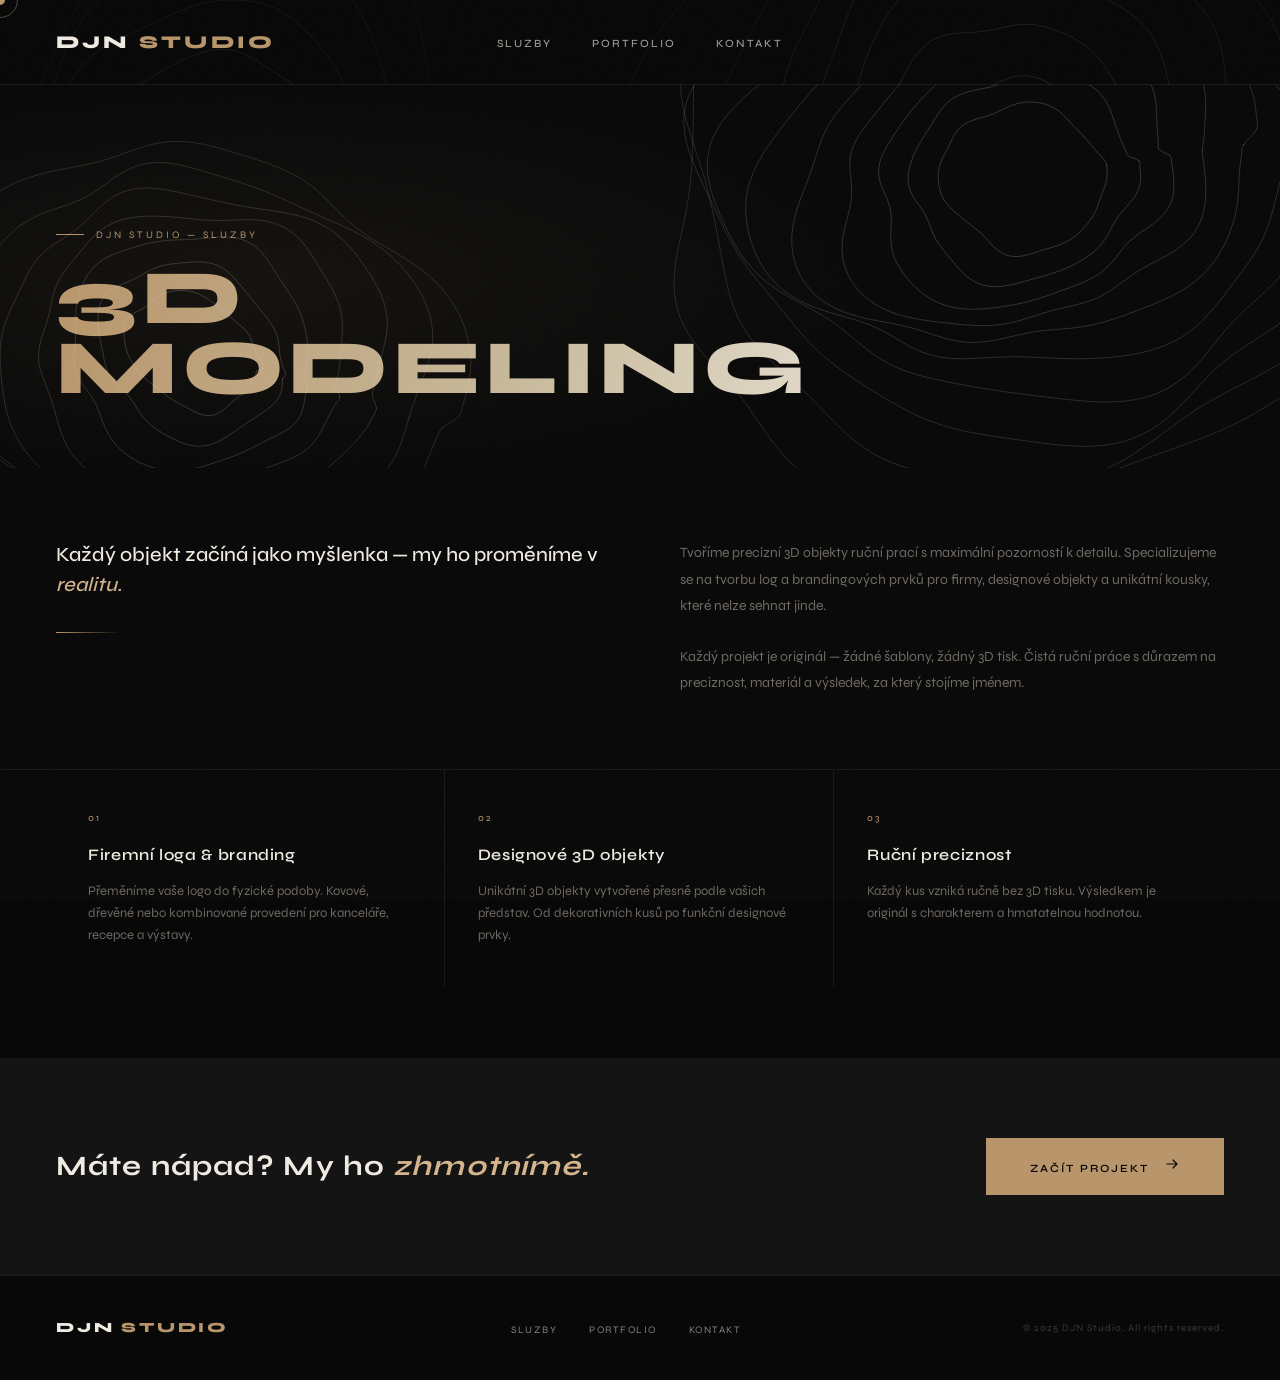
<file: djn_modeling.html>
<!DOCTYPE html>
<html lang="cs">
<head>
  <meta charset="UTF-8">
  <meta name="viewport" content="width=device-width, initial-scale=1.0">
  <title>3D Modeling — DJN Studio</title>
  <link rel="preconnect" href="https://fonts.googleapis.com">
  <link rel="preconnect" href="https://fonts.gstatic.com" crossorigin>
  <link href="https://fonts.googleapis.com/css2?family=Syne:wght@400;500;600;700;800&display=swap" rel="stylesheet">
  <link rel="stylesheet" href="styles.css">
  <style>
    .subpage-hero { min-height: 52vh; display: flex; flex-direction: column; align-items: flex-start; justify-content: flex-end; padding: 140px 56px 64px; position: relative; overflow: hidden; background: radial-gradient(ellipse 70% 60% at 20% 60%, rgba(184,149,106,.07) 0%, transparent 70%); }
    .subpage-tag { font-size: 10px; letter-spacing: .3em; text-transform: uppercase; color: var(--gold); margin-bottom: 20px; display: flex; align-items: center; gap: 12px; }
    .subpage-tag::before { content: ''; display: block; width: 28px; height: 1px; background: var(--gold); }
    .subpage-title { font-family: 'Syne', sans-serif; font-weight: 800; font-size: clamp(40px, 6vw, 88px); letter-spacing: .06em; text-transform: uppercase; line-height: .92; background: linear-gradient(105deg, var(--gold) 0%, #c8b99a 25%, var(--white) 50%, #c8b99a 75%, var(--gold) 100%); background-size: 250% auto; -webkit-background-clip: text; -webkit-text-fill-color: transparent; background-clip: text; animation: shimmer 5s 0.5s ease-in-out infinite; }
    .subpage-divider { width: 64px; height: 1px; background: linear-gradient(90deg, var(--gold), transparent); margin: 32px 0; }
    .subpage-body { padding: 72px 56px; display: grid; grid-template-columns: 1fr 1fr; gap: 80px; }
    .subpage-lead { font-size: 20px; font-weight: 500; line-height: 1.5; color: var(--white); }
    .subpage-lead em { font-style: italic; color: var(--gold-lt); }
    .subpage-text { font-size: 14px; line-height: 1.9; color: var(--dim); }
    .subpage-features { padding: 0 56px 72px; display: grid; grid-template-columns: repeat(3, 1fr); gap: 1px; border-top: 1px solid var(--line); }
    .feature-item { padding: 40px 32px; border-right: 1px solid var(--line); }
    .feature-item:last-child { border-right: none; }
    .feature-num { font-size: 10px; letter-spacing: .2em; color: var(--gold); margin-bottom: 16px; display: block; }
    .feature-title { font-size: 16px; font-weight: 600; margin-bottom: 12px; letter-spacing: .04em; }
    .feature-desc { font-size: 13px; line-height: 1.7; color: var(--dim); }
    .subpage-cta { padding: 80px 56px; background: var(--mid); display: flex; align-items: center; justify-content: space-between; gap: 40px; }
    .subpage-cta-text { font-size: 28px; font-weight: 700; letter-spacing: .04em; }
    .subpage-cta-text em { font-style: italic; color: var(--gold-lt); }
    @media (max-width: 900px) {
      .subpage-hero { padding: 120px 24px 48px; }
      .subpage-body { grid-template-columns: 1fr; gap: 32px; padding: 48px 24px; }
      .subpage-features { grid-template-columns: 1fr; padding: 0 24px 48px; }
      .feature-item { border-right: none; border-bottom: 1px solid var(--line); }
      .subpage-cta { flex-direction: column; padding: 56px 24px; text-align: center; }
    }
  </style>
</head>
<body>
  <div id="cursor"></div>
  <div id="cursor-ring"></div>
  <nav>
    <svg id="topo-nav" class="nav-topo" preserveAspectRatio="xMidYMid slice"></svg>
    <a href="index.html" class="nav-logo">DJN <span>STUDIO</span></a>
    <ul class="nav-links">
      <li><a href="index.html#services">Sluzby</a></li>
      <li><a href="index.html#work">Portfolio</a></li>
      <li><a href="index.html#contact">Kontakt</a></li>
    </ul>
  </nav>
  <div class="subpage-hero">
    <svg id="topo-hero" class="topo-overlay" preserveAspectRatio="xMidYMid slice"></svg>
    <p class="subpage-tag">DJN Studio — Sluzby</p>
    <h1 class="subpage-title">3D<br>Modeling</h1>
  </div>
  <div class="subpage-body">
    <div>
      <p class="subpage-lead">Každý objekt začíná
jako myšlenka —
my ho proměníme
v <em>realitu.</em></p>
      <div class="subpage-divider"></div>
    </div>
    <div>
      <p class="subpage-text">Tvoříme precizní 3D objekty ruční prací s maximální pozorností k detailu. Specializujeme se na tvorbu log a brandingových prvků pro firmy, designové objekty a unikátní kousky, které nelze sehnat jinde.</p>
      <br>
      <p class="subpage-text">Každý projekt je originál — žádné šablony, žádný 3D tisk. Čistá ruční práce s důrazem na preciznost, materiál a výsledek, za který stojíme jménem.</p>
    </div>
  </div>
  <div class="subpage-features">
    <div class="feature-item"><span class="feature-num">01</span><p class="feature-title">Firemní loga & branding</p><p class="feature-desc">Přeměníme vaše logo do fyzické podoby. Kovové, dřevěné nebo kombinované provedení pro kanceláře, recepce a výstavy.</p></div><div class="feature-item"><span class="feature-num">02</span><p class="feature-title">Designové 3D objekty</p><p class="feature-desc">Unikátní 3D objekty vytvořené přesně podle vašich představ. Od dekorativních kusů po funkční designové prvky.</p></div><div class="feature-item"><span class="feature-num">03</span><p class="feature-title">Ruční preciznost</p><p class="feature-desc">Každý kus vzniká ručně bez 3D tisku. Výsledkem je originál s charakterem a hmatatelnou hodnotou.</p></div>
  </div>
  <div class="subpage-cta">
    <p class="subpage-cta-text">Máte nápad?
My ho <em>zhmotnímě.</em></p>
    <a href="index.html#contact" class="btn-primary">
      Začít projekt
      <svg width="16" height="16" viewBox="0 0 16 16" fill="none" style="margin-left:10px"><path d="M3 8h10M9 4l4 4-4 4" stroke="currentColor" stroke-width="1.2" stroke-linecap="round" stroke-linejoin="round"/></svg>
    </a>
  </div>
  <footer>
    <div class="footer-logo">DJN <span>STUDIO</span></div>
    <ul class="footer-links">
      <li><a href="index.html#services">Sluzby</a></li>
      <li><a href="index.html#work">Portfolio</a></li>
      <li><a href="index.html#contact">Kontakt</a></li>
    </ul>
    <p class="footer-copy">&copy; 2025 DJN Studio. All rights reserved.</p>
  </footer>
  <script>
    const cur=document.getElementById('cursor'),ring=document.getElementById('cursor-ring');
    let rx=0,ry=0;
    document.addEventListener('mousemove',e=>{cur.style.left=e.clientX+'px';cur.style.top=e.clientY+'px';rx+=(e.clientX-rx)*.14;ry+=(e.clientY-ry)*.14;ring.style.left=rx+'px';ring.style.top=ry+'px';});
    (function animRing(){ring.style.left=rx+(parseFloat(cur.style.left||0)-rx)*.1+'px';ring.style.top=ry+(parseFloat(cur.style.top||0)-ry)*.1+'px';requestAnimationFrame(animRing);})();
  </script>
  <script>
  (function(){
    const NS='http://www.w3.org/2000/svg';
    function toPath(pts){const n=pts.length;let d=`M ${pts[0][0].toFixed(2)} ${pts[0][1].toFixed(2)}`;for(let i=0;i<n;i++){const p0=pts[(i-1+n)%n],p1=pts[i],p2=pts[(i+1)%n],p3=pts[(i+2)%n];const cp1x=p1[0]+(p2[0]-p0[0])/6,cp1y=p1[1]+(p2[1]-p0[1])/6,cp2x=p2[0]-(p3[0]-p1[0])/6,cp2y=p2[1]-(p3[1]-p1[1])/6;d+=` C ${cp1x.toFixed(2)} ${cp1y.toFixed(2)},${cp2x.toFixed(2)} ${cp2y.toFixed(2)},${p2[0].toFixed(2)} ${p2[1].toFixed(2)}`;}return d+' Z';}
    function makeRing(cx,cy,rx,ry,rot,ri,seed){const pts=[];for(let p=0;p<90;p++){const a=(p/90)*Math.PI*2;let ex=Math.cos(a)*rx,ey=Math.sin(a)*ry;const amp=rx*0.13,noise=Math.sin(a*2.1+seed+ri*0.8)*amp*0.55+Math.sin(a*3.7+seed*1.3+ri)*amp*0.30+Math.sin(a*5.9+seed*0.7+ri*1.4)*amp*0.18+Math.sin(a*8.3+seed*2.1+ri*0.3)*amp*0.09+Math.sin(a*11.1+seed*0.4+ri*1.9)*amp*0.05;const r=Math.sqrt(ex*ex+ey*ey)||1;ex+=(ex/r)*noise;ey+=(ey/r)*noise;const c=Math.cos(rot),s=Math.sin(rot);pts.push([cx+ex*c-ey*s,cy+ex*s+ey*c]);}return pts;}
    function buildTopo(svgEl,features){features.forEach(f=>{for(let i=0;i<f.rings;i++){const t=i/f.rings,scale=1-t*0.86,base=f.baseAlpha!==undefined?f.baseAlpha:0.14,alpha=(base+t*0.08).toFixed(3),pts=makeRing(f.cx,f.cy,f.rx*scale,f.ry*scale,f.angle,i,f.seed),path=document.createElementNS(NS,'path');path.setAttribute('d',toPath(pts));path.setAttribute('fill','none');path.setAttribute('stroke',`rgba(215,208,195,${alpha})`);path.setAttribute('stroke-width','1.0');path.setAttribute('stroke-linecap','round');svgEl.appendChild(path);}});}
    function initSvg(id,fallbackH,features){const el=document.getElementById(id);if(!el)return;const parent=el.closest('section')||el.closest('nav')||el.parentElement,W=parent.offsetWidth||window.innerWidth,H=parent.offsetHeight||fallbackH;el.setAttribute('viewBox',`0 0 ${W} ${H}`);buildTopo(el,features.map(f=>({cx:W*f.cx,cy:H*f.cy,rx:W*f.rx,ry:H*f.ry,angle:f.angle,rings:f.rings,seed:f.seed,baseAlpha:f.baseAlpha})));}
    function init(){
      initSvg('topo-nav',90,[{cx:.80,cy:2.2,rx:.28,ry:5.0,angle:-.20,rings:7,seed:1.2,baseAlpha:.05},{cx:.15,cy:2.8,rx:.18,ry:4.0,angle:.35,rings:6,seed:4.1,baseAlpha:.04}]);
      initSvg('topo-hero',window.innerHeight,[{cx:0.8,cy:0.38,rx:0.3,ry:0.65,angle:-0.15,rings:10,seed:4.1},{cx:0.15,cy:0.75,rx:0.2,ry:0.45,angle:0.3,rings:7,seed:7.8}]);
    }
    if(document.readyState==='loading')document.addEventListener('DOMContentLoaded',init);
    else requestAnimationFrame(init);
  })();
  </script>
</body>
</html>
</file>
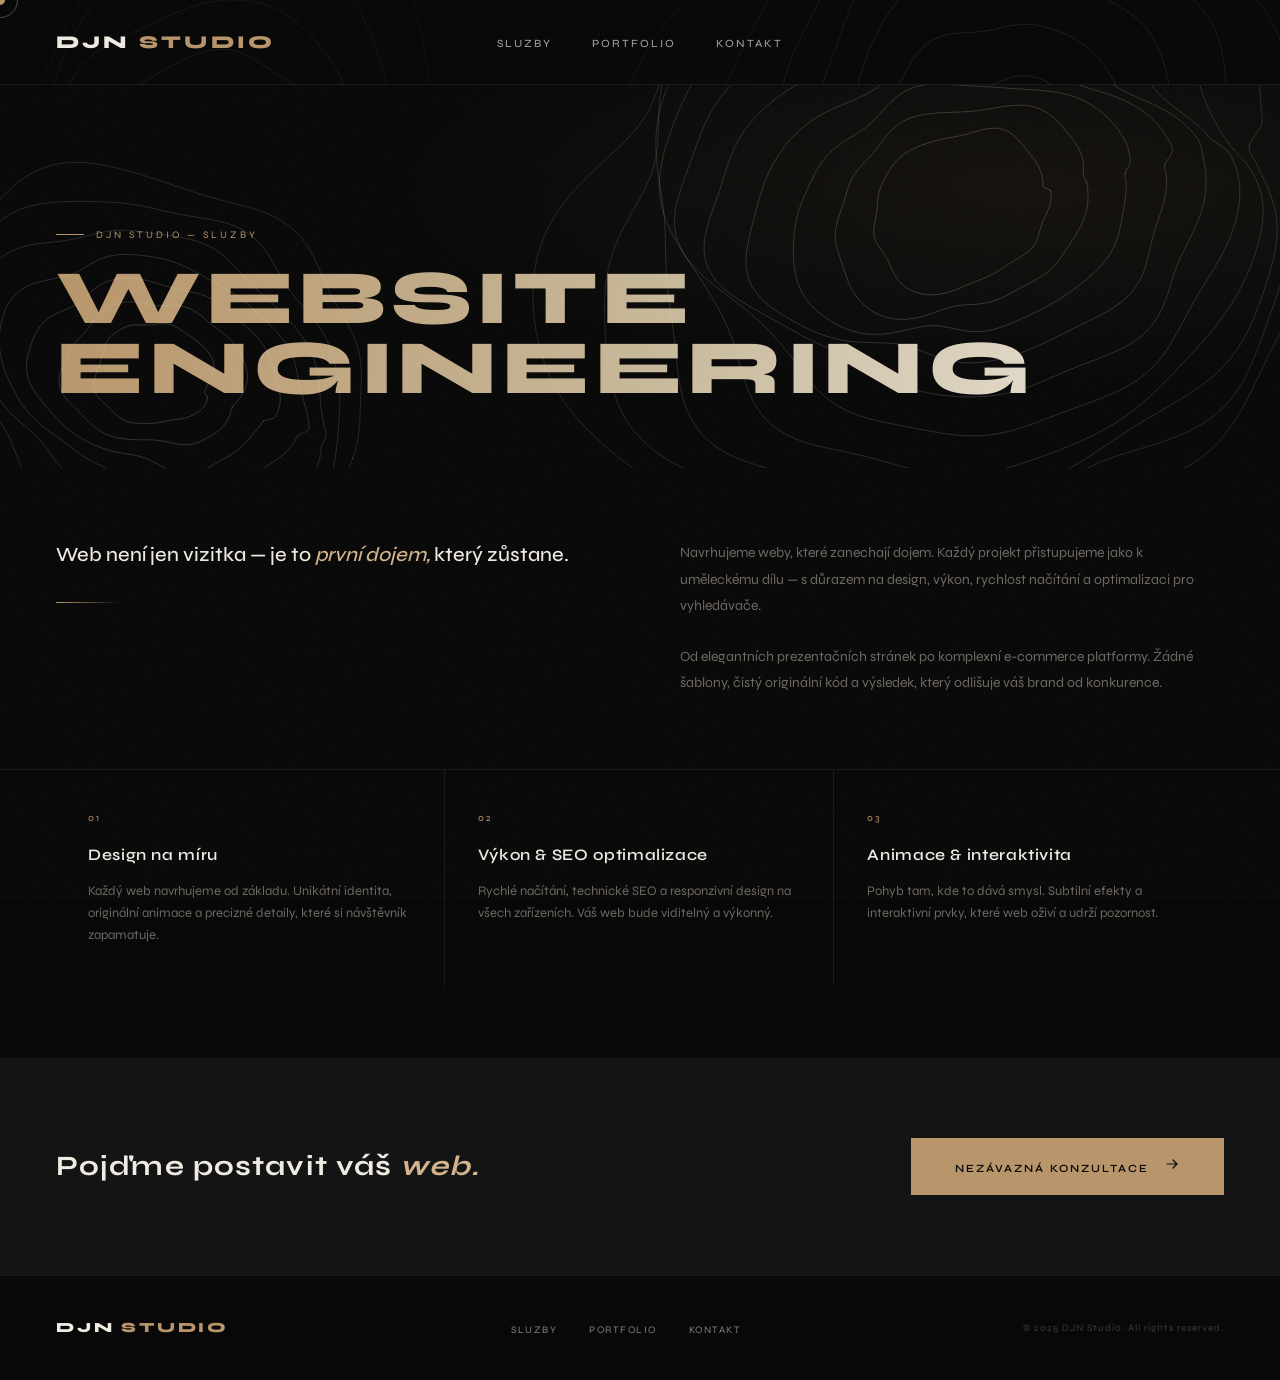
<file: djn_websites.html>
<!DOCTYPE html>
<html lang="cs">
<head>
  <meta charset="UTF-8">
  <meta name="viewport" content="width=device-width, initial-scale=1.0">
  <title>Website Engineering — DJN Studio</title>
  <link rel="preconnect" href="https://fonts.googleapis.com">
  <link rel="preconnect" href="https://fonts.gstatic.com" crossorigin>
  <link href="https://fonts.googleapis.com/css2?family=Syne:wght@400;500;600;700;800&display=swap" rel="stylesheet">
  <link rel="stylesheet" href="styles.css">
  <style>
    .subpage-hero { min-height: 52vh; display: flex; flex-direction: column; align-items: flex-start; justify-content: flex-end; padding: 140px 56px 64px; position: relative; overflow: hidden; background: radial-gradient(ellipse 70% 60% at 80% 40%, rgba(184,149,106,.07) 0%, transparent 70%); }
    .subpage-tag { font-size: 10px; letter-spacing: .3em; text-transform: uppercase; color: var(--gold); margin-bottom: 20px; display: flex; align-items: center; gap: 12px; }
    .subpage-tag::before { content: ''; display: block; width: 28px; height: 1px; background: var(--gold); }
    .subpage-title { font-family: 'Syne', sans-serif; font-weight: 800; font-size: clamp(40px, 6vw, 88px); letter-spacing: .06em; text-transform: uppercase; line-height: .92; background: linear-gradient(105deg, var(--gold) 0%, #c8b99a 25%, var(--white) 50%, #c8b99a 75%, var(--gold) 100%); background-size: 250% auto; -webkit-background-clip: text; -webkit-text-fill-color: transparent; background-clip: text; animation: shimmer 5s 0.5s ease-in-out infinite; }
    .subpage-divider { width: 64px; height: 1px; background: linear-gradient(90deg, var(--gold), transparent); margin: 32px 0; }
    .subpage-body { padding: 72px 56px; display: grid; grid-template-columns: 1fr 1fr; gap: 80px; }
    .subpage-lead { font-size: 20px; font-weight: 500; line-height: 1.5; color: var(--white); }
    .subpage-lead em { font-style: italic; color: var(--gold-lt); }
    .subpage-text { font-size: 14px; line-height: 1.9; color: var(--dim); }
    .subpage-features { padding: 0 56px 72px; display: grid; grid-template-columns: repeat(3, 1fr); gap: 1px; border-top: 1px solid var(--line); }
    .feature-item { padding: 40px 32px; border-right: 1px solid var(--line); }
    .feature-item:last-child { border-right: none; }
    .feature-num { font-size: 10px; letter-spacing: .2em; color: var(--gold); margin-bottom: 16px; display: block; }
    .feature-title { font-size: 16px; font-weight: 600; margin-bottom: 12px; letter-spacing: .04em; }
    .feature-desc { font-size: 13px; line-height: 1.7; color: var(--dim); }
    .subpage-cta { padding: 80px 56px; background: var(--mid); display: flex; align-items: center; justify-content: space-between; gap: 40px; }
    .subpage-cta-text { font-size: 28px; font-weight: 700; letter-spacing: .04em; }
    .subpage-cta-text em { font-style: italic; color: var(--gold-lt); }
    @media (max-width: 900px) {
      .subpage-hero { padding: 120px 24px 48px; }
      .subpage-body { grid-template-columns: 1fr; gap: 32px; padding: 48px 24px; }
      .subpage-features { grid-template-columns: 1fr; padding: 0 24px 48px; }
      .feature-item { border-right: none; border-bottom: 1px solid var(--line); }
      .subpage-cta { flex-direction: column; padding: 56px 24px; text-align: center; }
    }
  </style>
</head>
<body>
  <div id="cursor"></div>
  <div id="cursor-ring"></div>
  <nav>
    <svg id="topo-nav" class="nav-topo" preserveAspectRatio="xMidYMid slice"></svg>
    <a href="index.html" class="nav-logo">DJN <span>STUDIO</span></a>
    <ul class="nav-links">
      <li><a href="index.html#services">Sluzby</a></li>
      <li><a href="index.html#work">Portfolio</a></li>
      <li><a href="index.html#contact">Kontakt</a></li>
    </ul>
  </nav>
  <div class="subpage-hero">
    <svg id="topo-hero" class="topo-overlay" preserveAspectRatio="xMidYMid slice"></svg>
    <p class="subpage-tag">DJN Studio — Sluzby</p>
    <h1 class="subpage-title">Website<br>Engineering</h1>
  </div>
  <div class="subpage-body">
    <div>
      <p class="subpage-lead">Web není jen vizitka —
je to <em>první dojem,</em>
který zůstane.</p>
      <div class="subpage-divider"></div>
    </div>
    <div>
      <p class="subpage-text">Navrhujeme weby, které zanechají dojem. Každý projekt přistupujeme jako k uměleckému dílu — s důrazem na design, výkon, rychlost načítání a optimalizaci pro vyhledávače.</p>
      <br>
      <p class="subpage-text">Od elegantních prezentačních stránek po komplexní e-commerce platformy. Žádné šablony, čistý originální kód a výsledek, který odlišuje váš brand od konkurence.</p>
    </div>
  </div>
  <div class="subpage-features">
    <div class="feature-item"><span class="feature-num">01</span><p class="feature-title">Design na míru</p><p class="feature-desc">Každý web navrhujeme od základu. Unikátní identita, originální animace a precizné detaily, které si návštěvník zapamatuje.</p></div><div class="feature-item"><span class="feature-num">02</span><p class="feature-title">Výkon & SEO optimalizace</p><p class="feature-desc">Rychlé načítání, technické SEO a responzivní design na všech zařízeních. Váš web bude viditelný a výkonný.</p></div><div class="feature-item"><span class="feature-num">03</span><p class="feature-title">Animace & interaktivita</p><p class="feature-desc">Pohyb tam, kde to dává smysl. Subtilní efekty a interaktivní prvky, které web oživí a udrží pozornost.</p></div>
  </div>
  <div class="subpage-cta">
    <p class="subpage-cta-text">Pojďme postavit
váš <em>web.</em></p>
    <a href="index.html#contact" class="btn-primary">
      Nezávazná konzultace
      <svg width="16" height="16" viewBox="0 0 16 16" fill="none" style="margin-left:10px"><path d="M3 8h10M9 4l4 4-4 4" stroke="currentColor" stroke-width="1.2" stroke-linecap="round" stroke-linejoin="round"/></svg>
    </a>
  </div>
  <footer>
    <div class="footer-logo">DJN <span>STUDIO</span></div>
    <ul class="footer-links">
      <li><a href="index.html#services">Sluzby</a></li>
      <li><a href="index.html#work">Portfolio</a></li>
      <li><a href="index.html#contact">Kontakt</a></li>
    </ul>
    <p class="footer-copy">&copy; 2025 DJN Studio. All rights reserved.</p>
  </footer>
  <script>
    const cur=document.getElementById('cursor'),ring=document.getElementById('cursor-ring');
    let rx=0,ry=0;
    document.addEventListener('mousemove',e=>{cur.style.left=e.clientX+'px';cur.style.top=e.clientY+'px';rx+=(e.clientX-rx)*.14;ry+=(e.clientY-ry)*.14;ring.style.left=rx+'px';ring.style.top=ry+'px';});
    (function animRing(){ring.style.left=rx+(parseFloat(cur.style.left||0)-rx)*.1+'px';ring.style.top=ry+(parseFloat(cur.style.top||0)-ry)*.1+'px';requestAnimationFrame(animRing);})();
  </script>
  <script>
  (function(){
    const NS='http://www.w3.org/2000/svg';
    function toPath(pts){const n=pts.length;let d=`M ${pts[0][0].toFixed(2)} ${pts[0][1].toFixed(2)}`;for(let i=0;i<n;i++){const p0=pts[(i-1+n)%n],p1=pts[i],p2=pts[(i+1)%n],p3=pts[(i+2)%n];const cp1x=p1[0]+(p2[0]-p0[0])/6,cp1y=p1[1]+(p2[1]-p0[1])/6,cp2x=p2[0]-(p3[0]-p1[0])/6,cp2y=p2[1]-(p3[1]-p1[1])/6;d+=` C ${cp1x.toFixed(2)} ${cp1y.toFixed(2)},${cp2x.toFixed(2)} ${cp2y.toFixed(2)},${p2[0].toFixed(2)} ${p2[1].toFixed(2)}`;}return d+' Z';}
    function makeRing(cx,cy,rx,ry,rot,ri,seed){const pts=[];for(let p=0;p<90;p++){const a=(p/90)*Math.PI*2;let ex=Math.cos(a)*rx,ey=Math.sin(a)*ry;const amp=rx*0.13,noise=Math.sin(a*2.1+seed+ri*0.8)*amp*0.55+Math.sin(a*3.7+seed*1.3+ri)*amp*0.30+Math.sin(a*5.9+seed*0.7+ri*1.4)*amp*0.18+Math.sin(a*8.3+seed*2.1+ri*0.3)*amp*0.09+Math.sin(a*11.1+seed*0.4+ri*1.9)*amp*0.05;const r=Math.sqrt(ex*ex+ey*ey)||1;ex+=(ex/r)*noise;ey+=(ey/r)*noise;const c=Math.cos(rot),s=Math.sin(rot);pts.push([cx+ex*c-ey*s,cy+ex*s+ey*c]);}return pts;}
    function buildTopo(svgEl,features){features.forEach(f=>{for(let i=0;i<f.rings;i++){const t=i/f.rings,scale=1-t*0.86,base=f.baseAlpha!==undefined?f.baseAlpha:0.14,alpha=(base+t*0.08).toFixed(3),pts=makeRing(f.cx,f.cy,f.rx*scale,f.ry*scale,f.angle,i,f.seed),path=document.createElementNS(NS,'path');path.setAttribute('d',toPath(pts));path.setAttribute('fill','none');path.setAttribute('stroke',`rgba(215,208,195,${alpha})`);path.setAttribute('stroke-width','1.0');path.setAttribute('stroke-linecap','round');svgEl.appendChild(path);}});}
    function initSvg(id,fallbackH,features){const el=document.getElementById(id);if(!el)return;const parent=el.closest('section')||el.closest('nav')||el.parentElement,W=parent.offsetWidth||window.innerWidth,H=parent.offsetHeight||fallbackH;el.setAttribute('viewBox',`0 0 ${W} ${H}`);buildTopo(el,features.map(f=>({cx:W*f.cx,cy:H*f.cy,rx:W*f.rx,ry:H*f.ry,angle:f.angle,rings:f.rings,seed:f.seed,baseAlpha:f.baseAlpha})));}
    function init(){
      initSvg('topo-nav',90,[{cx:.80,cy:2.2,rx:.28,ry:5.0,angle:-.20,rings:7,seed:1.2,baseAlpha:.05},{cx:.15,cy:2.8,rx:.18,ry:4.0,angle:.35,rings:6,seed:4.1,baseAlpha:.04}]);
      initSvg('topo-hero',window.innerHeight,[{cx:0.75,cy:0.45,rx:0.32,ry:0.7,angle:-0.22,rings:10,seed:2.5},{cx:0.12,cy:0.8,rx:0.18,ry:0.4,angle:0.4,rings:7,seed:5.2}]);
    }
    if(document.readyState==='loading')document.addEventListener('DOMContentLoaded',init);
    else requestAnimationFrame(init);
  })();
  </script>
</body>
</html>
</file>
<file: styles.css>
*, *::before, *::after { box-sizing: border-box; margin: 0; padding: 0; }

    :root {
      --black:   #080808;
      --white:   #f0ebe2;
      --gold:    #b8956a;
      --gold-lt: #d4b48c;
      --mid:     #141414;
      --dim:     #6e6860;
      --line:    rgba(240,235,226,0.08);
    }

    html { scroll-behavior: smooth; }

    body {
      background: var(--black);
      color: var(--white);
      font-family: 'Syne', sans-serif;
      font-size: 15px;
      line-height: 1.6;
      cursor: none;
      overflow-x: hidden;
    }

    #cursor {
      position: fixed; top: 0; left: 0; z-index: 9999;
      width: 10px; height: 10px;
      background: var(--gold);
      border-radius: 50%;
      pointer-events: none;
      transform: translate(-50%,-50%);
      transition: width .2s, height .2s, opacity .2s;
    }
    #cursor-ring {
      position: fixed; top: 0; left: 0; z-index: 9998;
      width: 36px; height: 36px;
      border: 1px solid rgba(184,149,106,.45);
      border-radius: 50%;
      pointer-events: none;
      transform: translate(-50%,-50%);
      transition: transform .12s ease, width .2s, height .2s;
    }
    body:has(a:hover) #cursor { width: 6px; height: 6px; }
    body:has(a:hover) #cursor-ring { width: 56px; height: 56px; border-color: var(--gold); }

    body::before {
      content: '';
      position: fixed; inset: 0; z-index: 9997;
      pointer-events: none;
      opacity: .032;
      background-image: url("data:image/svg+xml,%3Csvg viewBox='0 0 256 256' xmlns='http://www.w3.org/2000/svg'%3E%3Cfilter id='n'%3E%3CfeTurbulence type='fractalNoise' baseFrequency='.9' numOctaves='4' stitchTiles='stitch'/%3E%3C/filter%3E%3Crect width='100%25' height='100%25' filter='url(%23n)'/%3E%3C/svg%3E");
      background-size: 200px 200px;
    }

    .topo-overlay {
      position: absolute;
      inset: 0; width: 100%; height: 100%;
      pointer-events: none;
      overflow: visible;
      z-index: 0;
    }

    nav {
      position: fixed; top: 0; left: 0; right: 0; z-index: 100;
      display: flex; align-items: center; justify-content: space-between;
      padding: 28px 56px;
      background: rgba(8,8,8,0.97);
      overflow: hidden;
    }
    nav::after {
      content: '';
      position: absolute; bottom: 0; left: 0; right: 0;
      height: 1px;
      background: var(--line);
    }
    .nav-topo {
      position: absolute; inset: 0;
      width: 100%; height: 100%;
      pointer-events: none; z-index: 0;
    }
    .nav-logo, .nav-links, .nav-contact { position: relative; z-index: 1; }
    .nav-logo {
      font-family: 'Syne', sans-serif;
      font-weight: 800;
      font-size: 18px;
      letter-spacing: .18em;
      text-transform: uppercase;
      color: var(--white);
      text-decoration: none;
    }
    .nav-logo span { color: var(--gold); }
    .nav-links {
      display: flex; gap: 40px; list-style: none;
      position: absolute; left: 50%; transform: translateX(-50%);
    }
    .nav-links a {
      font-size: 11px;
      font-weight: 500;
      letter-spacing: .18em;
      text-transform: uppercase;
      color: rgba(240,235,226,0.65);
      text-decoration: none;
      transition: color .3s;
    }
    .nav-links a:hover { color: var(--white); }

    #hero {
      min-height: auto;
      display: flex; flex-direction: column;
      align-items: center; justify-content: center;
      padding: 184px 56px 20px;
      position: relative;
      overflow: hidden;
    }
    .hero-bg {
      position: absolute; inset: 0;
      background: radial-gradient(ellipse 60% 70% at 70% 40%, rgba(184,149,106,.06) 0%, transparent 70%);
    }
    .hero-title-main {
      font-family: 'Syne', sans-serif;
      font-weight: 800;
      font-size: clamp(38px, 5.5vw, 76px);
      letter-spacing: .14em;
      text-transform: uppercase;
      line-height: .92;
      text-align: center;
      margin-bottom: 0;
      position: relative; z-index: 1;
      background: linear-gradient(
        105deg,
        var(--gold) 0%,
        #c8b99a 18%,
        var(--white) 38%,
        #fffdf9 50%,
        var(--white) 62%,
        #c8b99a 82%,
        var(--gold) 100%
      );
      background-size: 280% auto;
      -webkit-background-clip: text;
      -webkit-text-fill-color: transparent;
      background-clip: text;
      animation:
        titleReveal 1.4s 0.1s cubic-bezier(0.16, 1, 0.3, 1) both,
        shimmer     5s   1.6s ease-in-out infinite;
    }
    .hero-divider {
      width: 0;
      height: 1px;
      background: linear-gradient(90deg, transparent, var(--gold), transparent);
      margin: 22px auto 20px;
      position: relative; z-index: 1;
      animation: lineExpand 0.9s 1.0s cubic-bezier(0.16,1,0.3,1) forwards;
    }
    .hero-subtitle {
      font-size: 26px;
      letter-spacing: .35em;
      text-transform: uppercase;
      color: rgba(240,235,226,0.80);
      text-align: center;
      margin-bottom: 44px;
      position: relative; z-index: 1;
      animation:
        subtitleReveal 1.0s 1.1s cubic-bezier(0.16, 1, 0.3, 1) both,
        glowPulse 3.5s 2.2s ease-in-out infinite;
      text-shadow:
        0 0 18px rgba(184,149,106,0.55),
        0 0 40px rgba(184,149,106,0.28),
        0 0 80px rgba(184,149,106,0.12);
    }

    /* ── MARQUEE ── */
    .marquee-wrap {
      border-top: 1px solid var(--line);
      border-bottom: 1px solid var(--line);
      overflow: hidden;
      padding: 32px 0;
      background: var(--mid);
    }
    .marquee-inner {
      display: flex;
      width: max-content;
      animation: marquee-scroll 30s linear infinite;
    }
    .marquee-set {
      display: flex;
      flex-shrink: 0;
    }
    .marquee-item {
      display: flex; align-items: center; gap: 64px;
      padding-right: 64px;
      font-size: 17px; letter-spacing: .18em;
      text-transform: uppercase; color: var(--dim);
      white-space: nowrap;
    }
    .marquee-dot {
      width: 7px; height: 7px;
      background: var(--gold); border-radius: 50%; flex-shrink: 0;
    }
    @keyframes marquee-scroll {
      0%   { transform: translateX(0); }
      100% { transform: translateX(-25%); }
    }

    section { padding: 72px 56px; }
    .section-label {
      font-size: 10px; letter-spacing: .3em; text-transform: uppercase;
      color: var(--gold); margin-bottom: 24px;
      display: flex; align-items: center; gap: 16px;
    }
    .section-label::before {
      content: ''; display: block; width: 32px; height: 1px;
      background: var(--gold);
    }

    #services { background: var(--mid); padding-top: 40px; padding-bottom: 40px; }
    .services-head {
      display: flex; justify-content: space-between;
      align-items: flex-end; margin-bottom: 24px;
    }
    .services-grid, .services-grid-6 {
      display: grid;
      grid-template-columns: repeat(3, 1fr);
      gap: 20px;
      padding: 40px 56px 56px;
    }
    .service-card {
      padding: 48px 40px;
      background: var(--mid);
      border: 1px solid rgba(184,149,106,0.10);
      position: relative;
      overflow: hidden;
      transition: border-color .4s, transform .3s;
    }
    .service-card:hover {
      border-color: rgba(184,149,106,0.30);
      transform: translateY(-3px);
    }
    .service-card::before {
      content: '';
      position: absolute; inset: 0;
      background: linear-gradient(135deg, rgba(184,149,106,.06) 0%, transparent 60%);
      opacity: 0; transition: opacity .4s;
    }
    .service-card:hover::before { opacity: 1; }
    .service-num { display: none; }
    .service-icon {
      width: 52px; height: 52px; margin-bottom: 28px;
      opacity: .65;
    }
    .service-name {
      font-family: 'Syne', sans-serif;
      font-size: 20px; font-weight: 600;
      margin-bottom: 16px; line-height: 1.15;
      letter-spacing: .02em;
    }
    .service-desc {
      font-size: 14px; line-height: 1.85;
      color: var(--dim); margin-bottom: 36px;
    }
    .service-link {
      display: inline-flex; align-items: center; gap: 10px;
      font-size: 10px; letter-spacing: .2em;
      text-transform: uppercase; color: var(--gold);
      text-decoration: none;
    }
    .service-link::after { content: '→'; font-size: 14px; transition: transform .3s; }
    .service-card:hover .service-link::after { transform: translateX(4px); }

    #work { background: var(--black); padding-top: 36px; }
    .work-head {
      display: flex; justify-content: space-between;
      align-items: flex-end; margin-bottom: 20px;
    }
    .work-all {
      font-size: 11px; letter-spacing: .18em;
      text-transform: uppercase; color: var(--gold);
      text-decoration: none;
      display: flex; align-items: center; gap: 10px;
    }
    .work-all::after { content: '→'; font-size: 14px; }
    .work-grid {
      display: grid;
      grid-template-columns: 1.4fr 1fr 1fr;
      grid-template-rows: auto auto;
      gap: 1px;
    }
    .work-card {
      background: var(--black);
      aspect-ratio: 4/3;
      position: relative;
      overflow: hidden;
      display: flex; align-items: flex-end;
    }
    .work-card:first-child { grid-row: 1 / 3; aspect-ratio: unset; }
    .work-bg {
      position: absolute; inset: 0;
      transition: transform .6s ease;
    }
    .work-card:hover .work-bg { transform: scale(1.04); }
    .work-card:nth-child(1) .work-bg { background: linear-gradient(135deg, #111 0%, #1a1610 100%); }
    .work-card:nth-child(2) .work-bg { background: linear-gradient(135deg, #0e0e0e 0%, #161210 100%); }
    .work-card:nth-child(3) .work-bg { background: linear-gradient(135deg, #101010 0%, #141210 100%); }
    .work-card:nth-child(4) .work-bg { background: linear-gradient(135deg, #0c0c0c 0%, #131110 100%); }
    .work-card:nth-child(5) .work-bg { background: linear-gradient(135deg, #0f0f0f 0%, #181410 100%); }
    .work-card::before {
      content: '';
      position: absolute; inset: 0;
      background: radial-gradient(ellipse 70% 70% at 50% 40%, rgba(184,149,106,.05) 0%, transparent 70%);
      z-index: 2;
    }
    .work-info {
      position: relative; z-index: 3;
      padding: 24px 28px; width: 100%;
      background: linear-gradient(to top, rgba(8,8,8,.85) 0%, transparent 100%);
    }
    .work-tag {
      font-size: 9px; letter-spacing: .2em;
      text-transform: uppercase; color: var(--gold); margin-bottom: 6px;
    }
    .work-name { font-family: 'Syne', sans-serif; font-size: 16px; font-weight: 500; }
    .work-placeholder {
      position: absolute; inset: 0;
      display: flex; align-items: center; justify-content: center;
      font-size: 56px; color: rgba(240,235,226,.04);
    }

    #philosophy {
      display: flex; flex-direction: column; align-items: center;
      text-align: center; padding: 96px 56px;
      background: var(--mid);
    }
    .phil-quote {
      font-family: 'Syne', sans-serif;
      font-size: clamp(20px, 2.8vw, 36px);
      font-weight: 400; line-height: 1.35;
      max-width: 860px; letter-spacing: -.01em;
    }
    .phil-quote em { font-style: italic; color: var(--gold-lt); }
    .phil-line {
      width: 1px; height: 64px;
      background: linear-gradient(to bottom, transparent, var(--gold), transparent);
      margin: 32px 0;
    }

    #contact { text-align: center; padding: 96px 56px 80px; }
    .contact-sup {
      font-size: 10px; letter-spacing: .3em;
      text-transform: uppercase; color: var(--gold); margin-bottom: 32px;
    }
    .contact-title {
      font-family: 'Syne', sans-serif;
      font-size: clamp(36px, 5vw, 72px);
      font-weight: 400; line-height: .92;
      letter-spacing: -.02em; margin-bottom: 56px;
    }
    .contact-title em { font-style: italic; color: var(--gold-lt); }
    .contact-row {
      display: flex; justify-content: center; gap: 24px;
      margin-bottom: 72px;
    }
    .btn-primary {
      background: var(--gold); color: var(--black);
      padding: 18px 44px;
      font-size: 11px; letter-spacing: .18em;
      text-transform: uppercase; text-decoration: none;
      font-weight: 600;
      transition: background .3s, transform .2s;
    }
    .btn-primary:hover { background: var(--gold-lt); transform: translateY(-2px); }
    .btn-ghost {
      border: 1px solid rgba(240,235,226,.2);
      color: var(--white); padding: 18px 44px;
      font-size: 11px; letter-spacing: .18em;
      text-transform: uppercase; text-decoration: none;
      transition: border-color .3s, transform .2s;
    }
    .btn-ghost:hover { border-color: var(--gold); transform: translateY(-2px); }
    .contact-mail {
      font-family: 'Syne', sans-serif;
      font-size: 22px; font-weight: 400;
      color: var(--dim); text-decoration: none;
      letter-spacing: .04em; transition: color .3s;
    }
    .contact-mail:hover { color: var(--gold-lt); }

    footer {
      padding: 40px 56px;
      border-top: 1px solid var(--line);
      display: flex; justify-content: space-between; align-items: center;
    }
    .footer-logo {
      font-weight: 800; font-size: 14px;
      letter-spacing: .2em; text-transform: uppercase;
    }
    .footer-logo span { color: var(--gold); }
    .footer-links { display: flex; gap: 32px; list-style: none; }
    .footer-links a {
      font-size: 10px; letter-spacing: .15em;
      text-transform: uppercase; color: rgba(240,235,226,0.55);
      color: rgba(240,235,226,0.55); text-decoration: none; transition: color .3s;
    }
    .footer-links a:hover { color: var(--white); }
    .footer-copy { font-size: 10px; letter-spacing: .1em; color: var(--dim); opacity: .5; }

    /* ── TOPO DRIFT ANIMATION ───────────────── */
    #topo-hero, #topo-services, #topo-contact {
      animation: topoDrift 22s ease-in-out infinite;
      transform-origin: center;
    }
    #topo-services { animation-delay: -7s; }
    #topo-contact  { animation-delay: -14s; }

    @keyframes topoDrift {
      0%   { transform: scale(1.10) translate(0%,    0%);   }
      25%  { transform: scale(1.10) translate(1.8%,  1.2%); }
      50%  { transform: scale(1.10) translate(-1.2%, 1.8%); }
      75%  { transform: scale(1.10) translate(1.0%,  -1.4%);}
      100% { transform: scale(1.10) translate(0%,    0%);   }
    }

    @keyframes glowPulse {
      0%, 100% {
        text-shadow:
          0 0 18px rgba(184,149,106,0.55),
          0 0 40px rgba(184,149,106,0.28),
          0 0 80px rgba(184,149,106,0.12);
      }
      50% {
        text-shadow:
          0 0 28px rgba(184,149,106,0.90),
          0 0 60px rgba(184,149,106,0.50),
          0 0 110px rgba(184,149,106,0.22);
      }
    }

    @keyframes fadeUp {
      from { opacity: 0; transform: translateY(28px); }
      to   { opacity: 1; transform: translateY(0); }
    }
    @keyframes titleReveal {
      from { opacity: 0; letter-spacing: .50em; filter: blur(10px); }
      to   { opacity: 1; letter-spacing: .14em; filter: blur(0); }
    }
    @keyframes shimmer {
      0%   { background-position: 200% center; }
      50%  { background-position: -100% center; }
      100% { background-position: 200% center; }
    }
    @keyframes subtitleReveal {
      from { opacity: 0; letter-spacing: .15em; }
      to   { opacity: 1; letter-spacing: .45em; }
    }
    @keyframes lineExpand { to { width: 72px; } }

    .reveal {
      opacity: 0; transform: translateY(32px);
      transition: opacity .8s ease, transform .8s ease;
    }
    .reveal.visible { opacity: 1; transform: none; }

    @media (max-width: 900px) {
      nav { padding: 24px; }
      .nav-links { display: none; }
      section { padding: 80px 24px; }
      #hero { padding: 120px 24px 20px; }
      .services-grid { grid-template-columns: 1fr; }
      .service-card { border-right: none; border-bottom: 1px solid var(--line); }
      .work-grid { grid-template-columns: 1fr; }
      .work-card:first-child { aspect-ratio: 4/3; grid-row: auto; }
      #contact { padding: 72px 24px 60px; }
      .contact-row { flex-direction: column; align-items: center; }
      footer { flex-direction: column; gap: 24px; text-align: center; }
      .footer-links { justify-content: center; }
    }

/* ── WORK CARD PHOTO ─────────────────────── */
.work-card--clickable { cursor: pointer; }
.work-photo {
  position: absolute; inset: 0;
  width: 100%; height: 100%;
  object-fit: cover;
  z-index: 1;
  transition: transform .6s ease;
}
.work-card--clickable:hover .work-bg { transform: scale(1.04); }
.work-card--clickable:hover .work-photo { transform: scale(1.04); }
.work-gallery-hint {
  display: block;
  font-size: 9px; letter-spacing: .15em;
  text-transform: uppercase;
  color: var(--gold-lt);
  margin-top: 4px;
}

/* ── LIGHTBOX ────────────────────────────── */
#lightbox {
  display: none;
  position: fixed; inset: 0; z-index: 10000;
  background: rgba(8,8,8,.98);
  flex-direction: column;
  cursor: default;
  overflow-y: auto;
}
#lightbox.active { display: flex; }

.lightbox-header {
  position: sticky; top: 0; z-index: 10;
  display: flex; align-items: center; justify-content: space-between;
  padding: 22px 56px;
  background: rgba(8,8,8,0.97);
  border-bottom: 1px solid var(--line);
  flex-shrink: 0;
  overflow: hidden;
}
.lightbox-header-right {
  display: flex; align-items: center; gap: 40px;
}
.lightbox-title {
  font-family: 'Syne', sans-serif;
  font-weight: 600; font-size: 10px;
  letter-spacing: .28em; text-transform: uppercase;
  color: var(--gold); margin: 0;
  position: absolute; left: 50%; transform: translateX(-50%);
}
.lightbox-close {
  font-size: 20px; color: var(--dim);
  cursor: pointer; line-height: 1;
  transition: color .2s;
  background: none; border: none;
  letter-spacing: 0;
}
.lightbox-close:hover { color: var(--white); }

.lightbox-grid {
  display: grid;
  grid-template-columns: repeat(auto-fill, minmax(380px, 1fr));
  gap: 3px;
  padding: 3px;
  align-content: start;
  max-width: 1400px;
  margin: 40px auto 0;
  width: 100%;
  padding-left: 24px;
  padding-right: 24px;
}
.lightbox-grid-item {
  aspect-ratio: 4/3;
  overflow: hidden;
  cursor: zoom-in;
  position: relative;
  background: var(--mid);
  border-radius: 2px;
}
.lightbox-grid-item img {
  width: 100%; height: 100%;
  object-fit: cover;
  transition: transform .4s ease, opacity .3s;
  display: block;
}
.lightbox-grid-item:hover img { transform: scale(1.05); }
.lightbox-grid-item::after {
  content: '';
  position: absolute; inset: 0;
  background: rgba(8,8,8,0);
  transition: background .3s;
}
.lightbox-grid-item:hover::after { background: rgba(8,8,8,.15); }

/* Fullscreen single image view */
#lightbox-zoom {
  display: none;
  position: fixed; inset: 0; z-index: 10001;
  background: rgba(8,8,8,.98);
  align-items: center; justify-content: center;
  cursor: zoom-out;
}
#lightbox-zoom.active { display: flex; }
#lightbox-zoom img {
  max-width: 92vw; max-height: 92vh;
  object-fit: contain;
}
.zoom-close {
  position: absolute; top: 24px; right: 36px;
  font-size: 22px; color: var(--dim);
  cursor: pointer; background: none; border: none;
  transition: color .2s; z-index: 1;
}
.zoom-close:hover { color: var(--white); }
.zoom-nav {
  position: absolute; top: 50%; transform: translateY(-50%);
  background: none; border: none;
  color: var(--dim); font-size: 40px;
  cursor: pointer; padding: 16px;
  transition: color .2s;
}
.zoom-nav:hover { color: var(--white); }
.zoom-prev { left: 16px; }
.zoom-next { right: 16px; }

/* ── LIGHTBOX CTA ────────────────────────── */
.lightbox-cta {
  display: flex;
  flex-direction: column;
  align-items: center;
  gap: 28px;
  padding: 64px 24px 72px;
  max-width: 600px;
  margin: 0 auto;
  width: 100%;
  text-align: center;
}
.lightbox-cta-line {
  width: 1px; height: 56px;
  background: linear-gradient(to bottom, transparent, var(--gold), transparent);
}
.lightbox-cta-text {
  font-size: 12px;
  letter-spacing: .25em;
  text-transform: uppercase;
  color: var(--dim);
}
.lightbox-cta-btn {
  display: inline-flex;
  align-items: center;
  gap: 12px;
  background: var(--gold);
  color: var(--black);
  padding: 18px 48px;
  font-family: 'Syne', sans-serif;
  font-size: 11px;
  font-weight: 700;
  letter-spacing: .2em;
  text-transform: uppercase;
  text-decoration: none;
  transition: background .3s, transform .2s, gap .3s;
}
.lightbox-cta-btn:hover {
  background: var(--gold-lt);
  transform: translateY(-2px);
  gap: 18px;
}

/* ── CONTACT FORM ────────────────────────── */
.contact-form {
  width: 100%;
  max-width: 640px;
  margin: 0 auto 48px;
  display: flex;
  flex-direction: column;
  gap: 16px;
}
.contact-form-row {
  display: grid;
  grid-template-columns: 1fr 1fr;
  gap: 16px;
}
.contact-form-field {
  display: flex;
  flex-direction: column;
  gap: 8px;
}
.contact-form-field label {
  font-size: 10px;
  letter-spacing: .2em;
  text-transform: uppercase;
  color: var(--dim);
}
.contact-form-field input,
.contact-form-field textarea {
  background: rgba(240,235,226,0.04);
  border: 1px solid rgba(240,235,226,0.35);
  color: var(--white);
  font-family: 'Syne', sans-serif;
  font-size: 13px;
  padding: 14px 18px;
  outline: none;
  resize: none;
  transition: border-color .3s;
}
.contact-form-field input::placeholder,
.contact-form-field textarea::placeholder {
  color: var(--dim);
}
.contact-form-field input:focus,
.contact-form-field textarea:focus {
  border-color: var(--gold);
}
.contact-form-btn {
  display: inline-flex;
  align-items: center;
  justify-content: center;
  gap: 12px;
  background: var(--gold);
  color: var(--black);
  border: none;
  padding: 18px 48px;
  font-family: 'Syne', sans-serif;
  font-size: 11px;
  font-weight: 700;
  letter-spacing: .2em;
  text-transform: uppercase;
  cursor: pointer;
  transition: background .3s, transform .2s, gap .3s;
  align-self: center;
  margin-top: 8px;
}
.contact-form-btn:hover {
  background: var(--gold-lt);
  transform: translateY(-2px);
  gap: 18px;
}

@media (max-width: 900px) {
  .contact-form-row { grid-template-columns: 1fr; }
}
    /* ── COLLABORATION ───────────────────────── */
    #collab { }

    .collab-header {
      padding: 80px 56px 64px;
      position: relative; z-index: 1;
      max-width: 860px;
    }
    .collab-title {
      font-family: 'Syne', sans-serif;
      font-size: clamp(36px, 4.5vw, 64px);
      font-weight: 800; letter-spacing: .08em;
      text-transform: uppercase; line-height: .95;
      background: linear-gradient(105deg, var(--gold) 0%, #8a6a3a 40%, var(--gold) 70%, #c8a870 100%);
      background-size: 200% auto;
      -webkit-background-clip: text; -webkit-text-fill-color: transparent;
      background-clip: text;
      animation: shimmer 5s ease-in-out infinite;
      margin-bottom: 28px;
      display: inline-block;
      padding-right: 24px;
    }
    .collab-divider {
      width: 64px; height: 1px;
      background: linear-gradient(90deg, var(--gold), transparent);
      margin-bottom: 32px;
    }
    .collab-pitch {
      font-size: 24px; font-weight: 400;
      line-height: 1.65; color: var(--black);
      margin-bottom: 28px;
    }
    .collab-pitch em { font-style: italic; color: var(--gold); }
    .collab-pitch-sub {
      font-size: 17px; line-height: 1.7;
      color: rgba(8,8,8,.55);
      margin-bottom: 40px;
    }
    .collab-cta-wrap { }
    .collab-btn {
      display: inline-flex; align-items: center; gap: 10px;
      background: var(--gold); color: var(--black);
      padding: 18px 44px;
      font-family: 'Syne', sans-serif;
      font-size: 11px; font-weight: 700;
      letter-spacing: .18em; text-transform: uppercase;
      text-decoration: none;
      transition: background .3s, transform .2s;
    }
    .collab-btn:hover { background: var(--gold-lt); transform: translateY(-2px); }

    .collab-current {
      padding: 48px 56px 32px;
      position: relative; z-index: 1;
      border-top: 1px solid rgba(8,8,8,.1);
    }
    .collab-current-label {
      font-family: 'Syne', sans-serif;
      font-size: 28px; font-weight: 700;
      letter-spacing: .06em; text-transform: uppercase;
      color: var(--black);
    }

    .collab-cards {
      padding: 0 56px 80px;
      display: flex; flex-direction: column;
      gap: 2px;
      position: relative; z-index: 1;
    }
    .collab-card {
      background: rgba(8,8,8,.04);
      border: 1px solid rgba(8,8,8,.08);
      padding: 48px 48px 100px;
      display: grid;
      grid-template-columns: 1fr 420px;
      gap: 48px;
      align-items: start;
      transition: background .3s;
      position: relative;
    }
    .collab-card:hover { background: rgba(8,8,8,.07); }
    .collab-card--text {
      grid-template-columns: 1fr;
    }
    .collab-card-tag {
      font-family: 'Syne', sans-serif;
      font-size: 32px; font-weight: 800;
      letter-spacing: .04em; text-transform: uppercase;
      color: var(--gold);
      margin-bottom: 12px; line-height: 1;
    }
    .collab-card-name {
      font-family: 'Syne', sans-serif;
      font-size: 26px; font-weight: 800;
      letter-spacing: .04em; text-transform: uppercase;
      color: var(--black); margin-bottom: 24px; line-height: 1;
    }
    .collab-card-desc {
      font-size: 22px; line-height: 1.75;
      color: rgba(8,8,8,.65);
    }
    .collab-card-label {
      font-size: 10px; letter-spacing: .2em;
      text-transform: uppercase;
      color: rgba(8,8,8,.4);
      margin-top: 28px;
    }
    .collab-card-left {
      display: flex; flex-direction: column;
      height: 100%;
      justify-content: flex-start;
    }
    .collab-partner-logo {
      display: block;
      position: absolute;
      bottom: 40px;
      left: 48px;
      max-height: 40px;
      width: auto;
      max-width: 160px;
      opacity: .8;
      object-fit: contain;
    }
    .collab-chatbot-frame {
      width: 100%; height: 620px;
      border: 1px solid rgba(8,8,8,.12);
      overflow: hidden;
    }
    .collab-chatbot-frame iframe {
      width: 100%; height: 100%; border: none;
    }

    @media (max-width: 900px) {
      .collab-header { padding: 56px 24px 48px; }
      .collab-current { padding: 32px 24px 24px; }
      .collab-cards { padding: 0 24px 56px; }
      .collab-card { grid-template-columns: 1fr; gap: 32px; padding: 36px 28px; }
      .collab-chatbot-frame { height: 440px; }
    }

    /* ── COLLAB CARD FEATURES ────────────────── */
    .collab-card-features {
      margin-top: 40px;
      display: flex; flex-direction: column;
      gap: 18px;
      justify-content: center;
      flex: 1;
    }
    .collab-card-feature {
      display: flex; align-items: flex-start; gap: 14px;
      font-size: 22px; font-weight: 700; line-height: 1.5;
      color: rgba(8,8,8,.75);
    }
    .collab-feature-dot {
      width: 6px; height: 6px; border-radius: 50%;
      background: var(--gold); flex-shrink: 0;
      margin-top: 6px;
    }
    .collab-card-divider {
      width: 48px; height: 1px;
      background: linear-gradient(90deg, var(--gold), transparent);
      margin: 32px 0 20px;
    }
    .collab-chatbot-label-top {
      font-size: 10px; letter-spacing: .2em;
      text-transform: uppercase;
      color: rgba(8,8,8,.4);
      margin-bottom: 12px;
    }

    /* ── WEB PROJECTS GRID ───────────────────── */
    .collab-web-grid {
      display: grid;
      grid-template-columns: 1fr 1px 1fr;
      gap: 48px;
      margin-top: 8px;
    }
    .collab-web-divider {
      background: rgba(8,8,8,.12);
      width: 1px;
    }
    .collab-web-item {}
    @media (max-width: 900px) {
      .collab-web-grid { grid-template-columns: 1fr; }
      .collab-web-divider { width: 100%; height: 1px; }
    }

    /* ── PARTNER NAME COLORS ─────────────────── */
    .collab-name--navy { color: #1a3a5c; }
    .collab-name--green { color: #2a6b4a; }

    /* ── SITE PREVIEW ────────────────────────── */
    .collab-site-preview {
      margin-top: 28px;
      border: 1px solid rgba(8,8,8,.1);
      border-radius: 4px;
      overflow: hidden;
    }
    .collab-site-bar {
      background: rgba(8,8,8,.06);
      padding: 10px 16px;
      display: flex; align-items: center; gap: 8px;
      border-bottom: 1px solid rgba(8,8,8,.08);
    }
    .collab-site-dot {
      width: 10px; height: 10px; border-radius: 50%;
      background: rgba(8,8,8,.15);
      display: block;
    }
    .collab-site-url {
      font-size: 11px; letter-spacing: .05em;
      color: rgba(8,8,8,.4); margin-left: 8px;
    }
    .collab-site-frame {
      position: relative;
      height: 520px;
      overflow: hidden;
    }
    .collab-site-frame iframe {
      width: 100%; height: 100%;
      border: none;
    }

    /* ── CREDIT FOOTER ───────────────────────── */
    .site-credit {
      position: relative;
      overflow: hidden;
      background: #04060a url('topo.svg') center/cover no-repeat;
      display: flex;
      align-items: center;
      justify-content: center;
      padding: 0;
      height: 56px;
      opacity: .7;
    }
    .credit-text {
      position: relative; z-index: 1;
      font-size: 13px; letter-spacing: .28em;
      text-transform: uppercase;
      color: rgba(255,255,255,.7);
      text-shadow:
        0 0 12px rgba(46,177,230,.6),
        0 0 30px rgba(46,177,230,.25);
    }
    .credit-text strong {
      color: #ffffff;
      font-weight: 700; letter-spacing: .2em;
      text-shadow:
        0 0 16px rgba(46,177,230,.9),
        0 0 40px rgba(46,177,230,.45),
        0 0 80px rgba(46,177,230,.2);
    }

    /* ── RECONSTRUCTION PLACEHOLDER ─────────── */
    .collab-site-frame--reconstruction {
      background: rgba(8,8,8,.04);
      display: flex; align-items: center; justify-content: center;
    }
    .collab-reconstruction {
      text-align: center;
      display: flex; flex-direction: column; align-items: center; gap: 16px;
    }
    .collab-reconstruction-icon {
      font-size: 36px; color: #1a3a5c; opacity: .4;
      animation: spin 8s linear infinite;
    }
    @keyframes spin { from { transform: rotate(0deg); } to { transform: rotate(360deg); } }
    .collab-reconstruction-title {
      font-family: 'Syne', sans-serif;
      font-size: 14px; font-weight: 700;
      letter-spacing: .18em; text-transform: uppercase;
      color: #1a3a5c; opacity: .7;
    }
    .collab-reconstruction-sub {
      font-size: 12px; letter-spacing: .12em;
      color: rgba(8,8,8,.35);
    }
    /* ── SITE BLOCKED PLACEHOLDER ───────────── */
    .collab-site-frame--blocked {
      background: rgba(8,8,8,.04);
      display: flex; align-items: center; justify-content: center;
    }
    .collab-site-blocked {
      text-align: center;
      display: flex; flex-direction: column; align-items: center; gap: 12px;
    }
    .collab-blocked-icon {
      font-size: 32px; color: #1a3a5c; opacity: .5;
    }
    .collab-blocked-title {
      font-family: 'Syne', sans-serif;
      font-size: 22px; font-weight: 800;
      letter-spacing: .06em; text-transform: uppercase;
      color: #1a3a5c;
    }
    .collab-blocked-sub {
      font-size: 12px; letter-spacing: .12em;
      color: rgba(8,8,8,.4);
    }
    .collab-blocked-btn {
      display: inline-flex; align-items: center; gap: 8px;
      background: #1a3a5c; color: #fff;
      padding: 12px 28px; margin-top: 8px;
      font-family: 'Syne', sans-serif;
      font-size: 11px; font-weight: 700;
      letter-spacing: .15em; text-transform: uppercase;
      text-decoration: none;
      transition: background .2s, transform .2s;
    }
    .collab-blocked-btn:hover { background: #254d7a; transform: translateY(-2px); }
</file>
